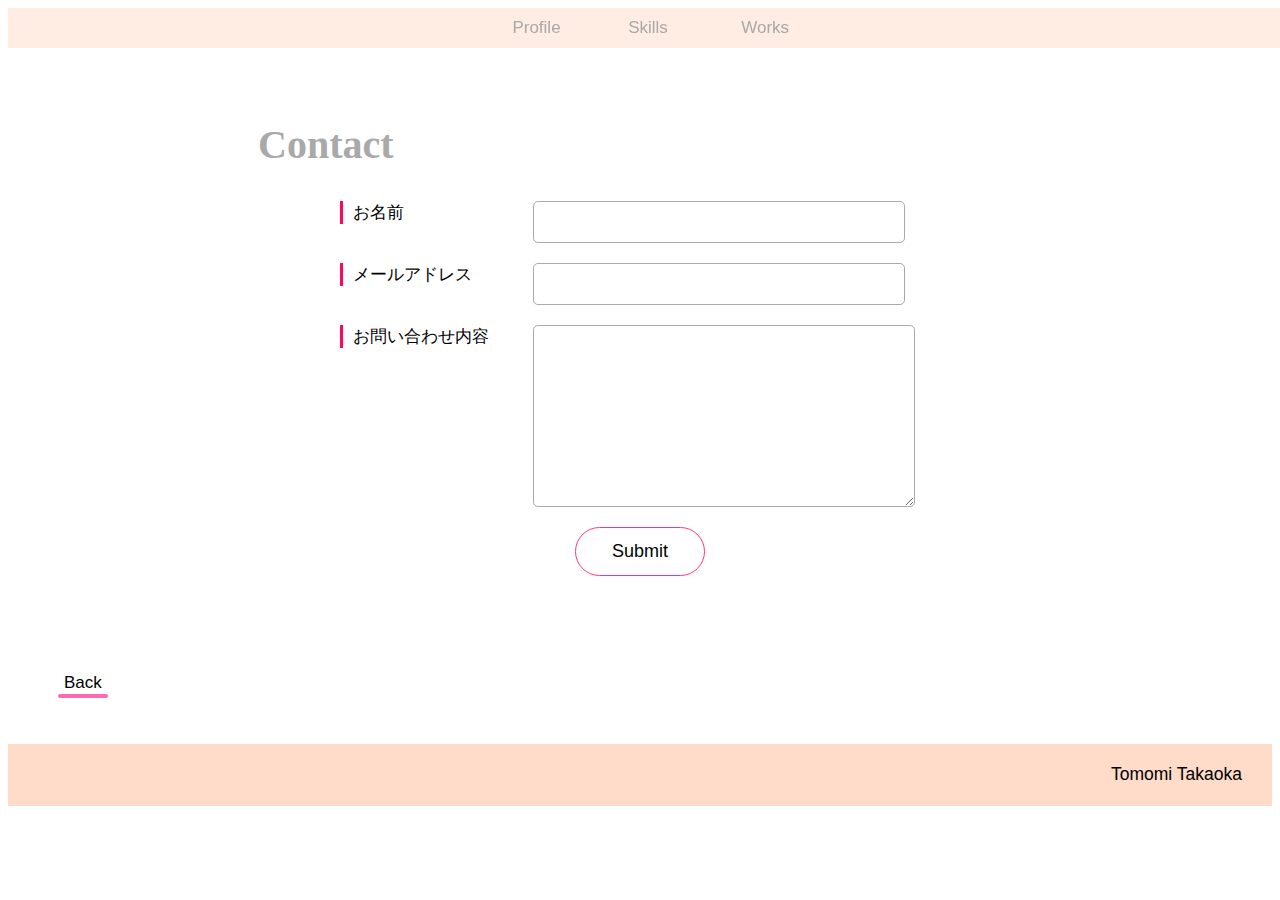
<file: contact.html>
<!DOCTYPE html>
<html lang="ja">
    <head>
        <meta charset="utf-8">
        <title>Contact Page</title>
        <link rel="stylesheet" href="style.css">
        <script src="jquery-3.5.1.min.js"></script>
        <script src="anime.min.js"></script>

        <style>
            
        </style>
    </head>
    <body>
        <header>
            <div class="pc-nav">            
                <ul>
                    <li><a href="index_responsive.html#profile">Profile</a></li>
                    <li><a href="index_responsive.html#skills">Skills</a></li>                    
                    <li><a href="index_responsive.html#works">Works</a></li>
                </ul>
            </div>
            <div class="mobile-nav-category">
                <ul>
                    <li><a href="#">Profile</a></li>
                    <li><a href="#">Skills</a></li>
                    <li><a href="#">Works</a></li>
                    <li><a href="#">Contact</a></li>
                    <li class="close"><span>Close</span></li>
                </ul>
            </div>
            <div id="mobile-nav">
                <span></span>
            </div>
        </header>
        <div id="contact">
            <h2>Contact</h2>
            <form>
                <div class="item">
                    <label class="label">お名前</label>
                    <input class="input" type="text" name="name"/>
                </div>
                
                <div class="item">
                    <label class="label">メールアドレス</label>
                    <input class="input" type="text" name="email"/>
                </div>
                
                <div class="item">
                    <label class="label">お問い合わせ内容</label>
                    <textarea class="input"></textarea>
                </div>
                
                <div class="btn">
                    <button class="send" type="submit">Submit</button> 
                </div>
            </form>
        </div>
        <div class="btn-2">
            <button type="button" class="btn-to-top" onclick="location.href='index_responsive.html'">Back</button>
        </div>
        <div id="footer">
            <p>Tomomi Takaoka</p>
        </div>

    </body>
</html>
</file>
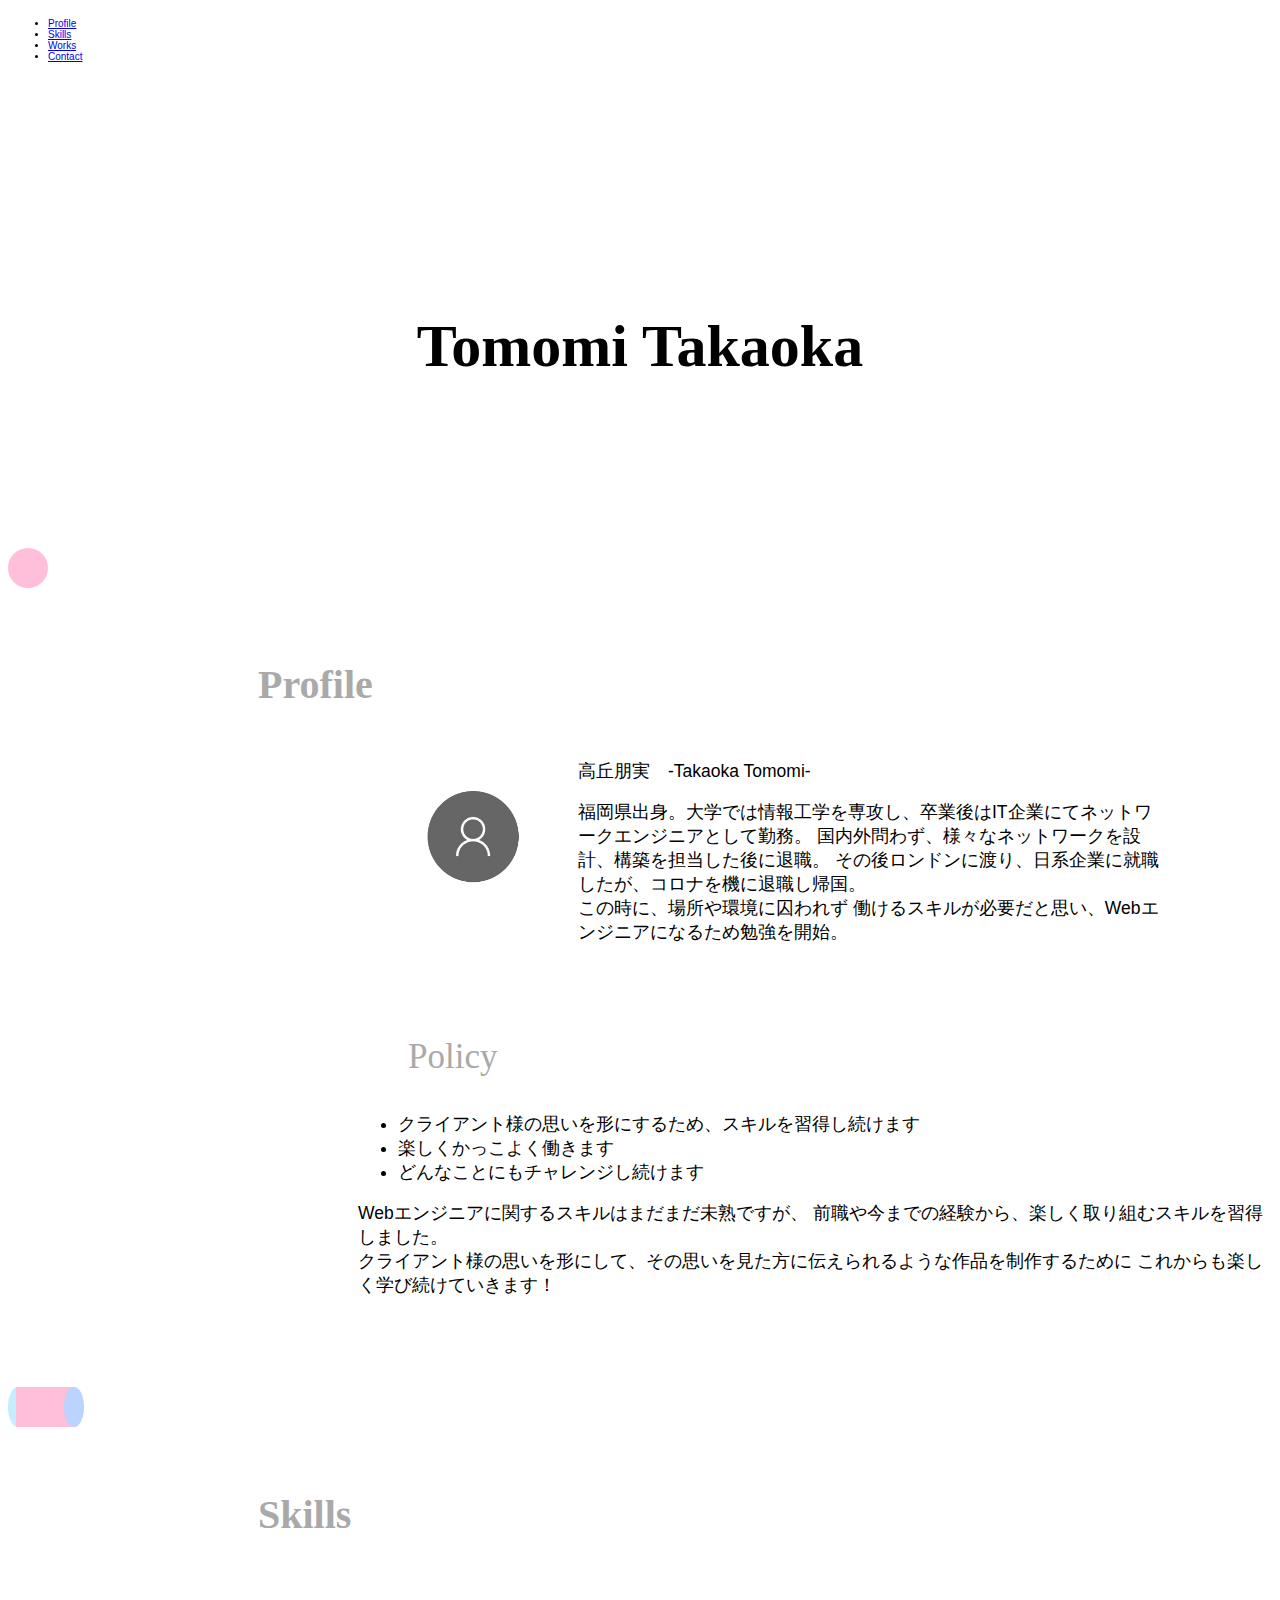
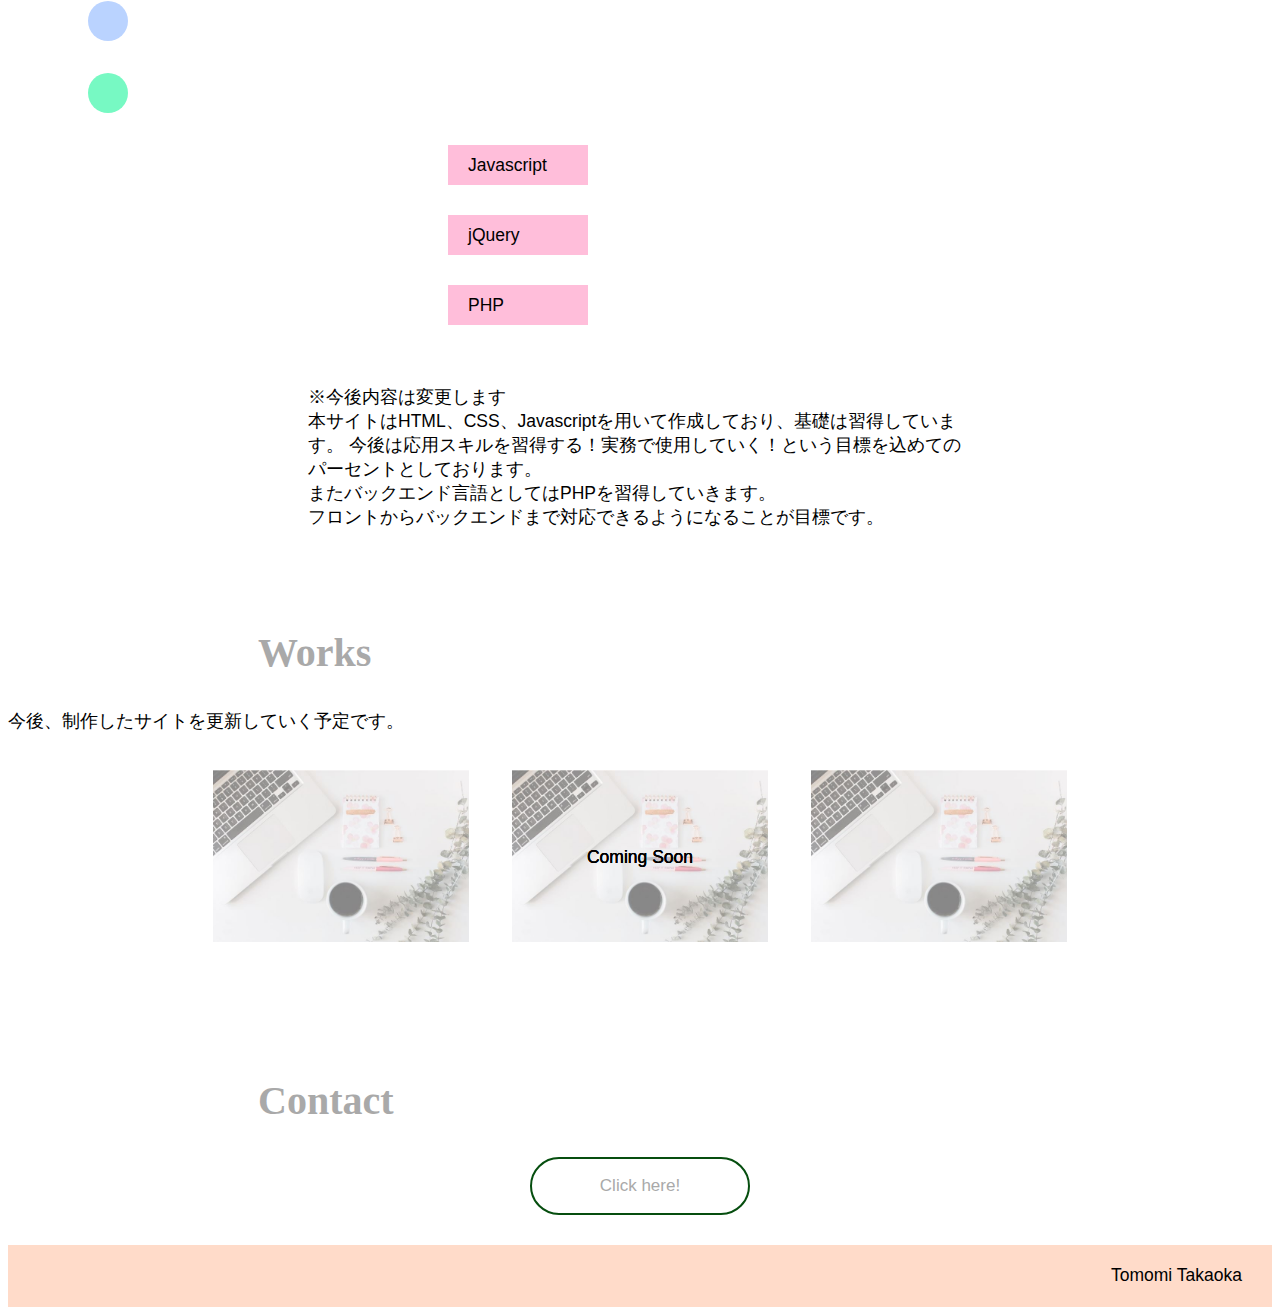
<file: index_r2.html>
<!DOCTYPE html>
<html lang="ja">
    <head>
        <meta charset="utf-8">
        <title>portfolio</title>
        <link rel="stylesheet" href="style.css">
        <script src="https://code.jquery.com/jquery-3.3.1.slim.min.js"></script>
        <script src="anime.min.js"></script>
    </head>
    
    <body>
        <div id="name">
            <header id="nav">            
                <ul>
                    <li><a href="#profile">Profile</a></li>
                    <li><a href="#skills">Skills</a></li>                    
                    <li><a href="#works">Works</a></li>
                    <li><a href="contact.html">Contact</a></li>
                </ul>
            </header>
            <h1 id="h1">Tomomi Takaoka</h1>
        </div>
        <div class="wrap">
            <div class="circle" id="elem"></div>
        </div>            
        <div id="profile" class="clearfix">
            <h2>Profile</h2>
            <div class="content">
                <img class="left clearfix" src="images/profile.png" alt="profile pic" />
                <div class="body">
                    <p>高丘朋実　-Takaoka Tomomi-</p>
                    <p>
                        福岡県出身。大学では情報工学を専攻し、卒業後はIT企業にてネットワークエンジニアとして勤務。
                        国内外問わず、様々なネットワークを設計、構築を担当した後に退職。
                        その後ロンドンに渡り、日系企業に就職したが、コロナを機に退職し帰国。<br>
                        この時に、場所や環境に囚われず
                        働けるスキルが必要だと思い、Webエンジニアになるため勉強を開始。
                    </p>
                </div>
            </div>
            <div class="policy">
                <p>Policy</p>
                <ul>
                    <li>クライアント様の思いを形にするため、スキルを習得し続けます</li>
                    <li>楽しくかっこよく働きます</li>
                    <li>どんなことにもチャレンジし続けます</li>
                </ul>
                <p>
                    Webエンジニアに関するスキルはまだまだ未熟ですが、
                    前職や今までの経験から、楽しく取り組むスキルを習得しました。<br>
                    クライアント様の思いを形にして、その思いを見た方に伝えられるような作品を制作するために
                    これからも楽しく学び続けていきます！
                </p>
            </div>
        </div>
            
        
        <div class="circle2 clearfix">
            <div class="circle2-left"></div>
            <div class="circle2-middle" id="elem2"></div>
            <div class="circle2-right" id="elem3"></div>
        </div>
        
        
        <div id="skills" class="clearfix">
            <h2>Skills</h2>
            <div class="wrapper">
                <div class="graph">
                    <div class="html-rate" id="elem-html"></div>
                    
                    <div class="html-rate-parent">
                        <div class="html-rate-left fadein"></div>
                        <div class="html-rate-middle fadein" id="elem2-html"></div>
                        <div class="html-rate-right fadein" id="elem3-html"></div>
                   </div>
                </div>
                <div class="graph">
                    <div class="css-rate" id="elem-css"></div>
                    
                    <div class="css-rate-parent">
                        <div class="css-rate-left fadein"></div>
                        <div class="css-rate-middle fadein" id="elem2-css"></div>
                        <div class="css-rate-right fadein" id="elem3-css"></div>
                    </div>
                </div>
                <div class="sample-graph"><p>Javascript</p></div>
                <div class="sample-graph"><p>jQuery</p></div>
                <div class="sample-graph"><p>PHP</p></div>
                <p class="skills-body">
                    ※今後内容は変更します<br>
                    本サイトはHTML、CSS、Javascriptを用いて作成しており、基礎は習得しています。
                    今後は応用スキルを習得する！実務で使用していく！という目標を込めてのパーセントとしております。<br>
                    またバックエンド言語としてはPHPを習得していきます。 <br>
                    フロントからバックエンドまで対応できるようになることが目標です。
                </p>
            </div>
        </div>

        
        <div id="works">
            <h2>Works</h2>
            <div class="w-paragraph">
                <p>
                    今後、制作したサイトを更新していく予定です。
                </p>
            </div>
            <div class="w-pic">
                <img src="images/work.JPG" alt="work" class="image-vw-2" />
                <p>Coming Soon</p>
                <img src="images/work.JPG" alt="work" class="image-vw-2" />
                <p>Coming Soon</p>
                <img src="images/work.JPG" alt="work" class="image-vw-2" />
                <p>Coming Soon</p>
            </div>
        </div>
        
        <div id="contact" class="clearfix">
            <h2>Contact</h2>
            <div class="btn">
                <button type="button" class="contact-btn" onclick="location.href='contact.html'">Click here!</button>
            </div>
        </div>
        
        <div id="footer">
            <p>Tomomi Takaoka</p>
        </div>

        <script>
        /*global $*/
        /*global anime*/

            //H１が表示される
            let moji = $('#h1').text();
            $('#h1').html();
            
            let count = 0;
            
            const animation = () => {
                let show_moji = moji.substr(count,1);
                count++;
                
                let span = $('<span>', {text: show_moji});
                span.css({"color": "rgb(" + (count*15) + "," + (count*15) + "," + (count * 15)});
                $('#h1').append(span);
                
                span.textContent = moji.substr(0, count);
                
                if(count === moji.length){
                    clearInterval(interval_id);
                }
            };
            const interval_id = setInterval(animation, 1000);
            

            //スクロールしてボールが転がる
            let elem = document.getElementById('elem');
            window.addEventListener('scroll',() => {
                
                let scrollTop = document.scrollingElement.scrollTop;
                anime({
                    targets: elem,
                    translateX: scrollTop,
                    duration: 2000,
                    loop: false,
                 });
            }, 10000);
            
           //スクロールしてポールが伸びる
            let elem2 = document.getElementById('elem2');
            window.addEventListener('scroll',() => {
                anime({
                    targets: elem2,
                    width: 400,
                    duration: 8000,
                    loop: false
                 });
            }, true);
            
            
            //スキルグラフ(html)
            //転がるボール
            let elemHtml = document.getElementById('elem-html');
            window.addEventListener('scroll',() => {
                
                anime({
                    targets: elemHtml,
                    translateX: 350,
                    duration: 5000,
                    loop: false,
                    opacity:0                    
                 });
            }, 10000);
           //スクロールしてポールが伸びる
           let elemHtml2 = document.getElementById('elem2-html');
            window.addEventListener('scroll',() => {
                anime({
                    opacity:1,
                    targets: elemHtml2,
                    width: 300,
                    duration: 7000,
                    loop: false
                 });
            }, true);
            
            //スキルグラフ(css)
            //転がるボール
            let elemCss = document.getElementById('elem-css');
            window.addEventListener('scroll',() => {
                
                anime({
                    targets: elemCss,
                    translateX: 350,
                    duration: 5000,
                    loop: false,
                    opacity:0                    
                 });
            }, 10000);
           //スクロールしてポールが伸びる
           let elemCss2 = document.getElementById('elem2-css');
            window.addEventListener('scroll',() => {
                anime({
                    opacity:1,
                    targets: elemCss2,
                    width: 200,
                    duration: 7000,
                    loop: false
                 });
            }, true);
            

            
            //問い合わせボタン
            $('[type="button').click(() => {
                    
            });
    
            //スクロールしてTopボタンを表示
            /*$(function(){
                var topbtn = $('#page-top');
                topbtn.hide();
                //スクロースするとボタンを表示
                $(window).scroll(function(){
                    if($(this).scrollTop() > 50){
                        topbtn.fadeIn();
                    }else {
                        topbtn.fadeOut();
                    }
                });
                //スクロールしてストップ
                topbtn.click(function(){
                    $('body,html').animate({
                        scrollTop: 0
                    }, 500);
                    return false;
                });
            });    */
            
        </script>
    </body>
</html>
</file>
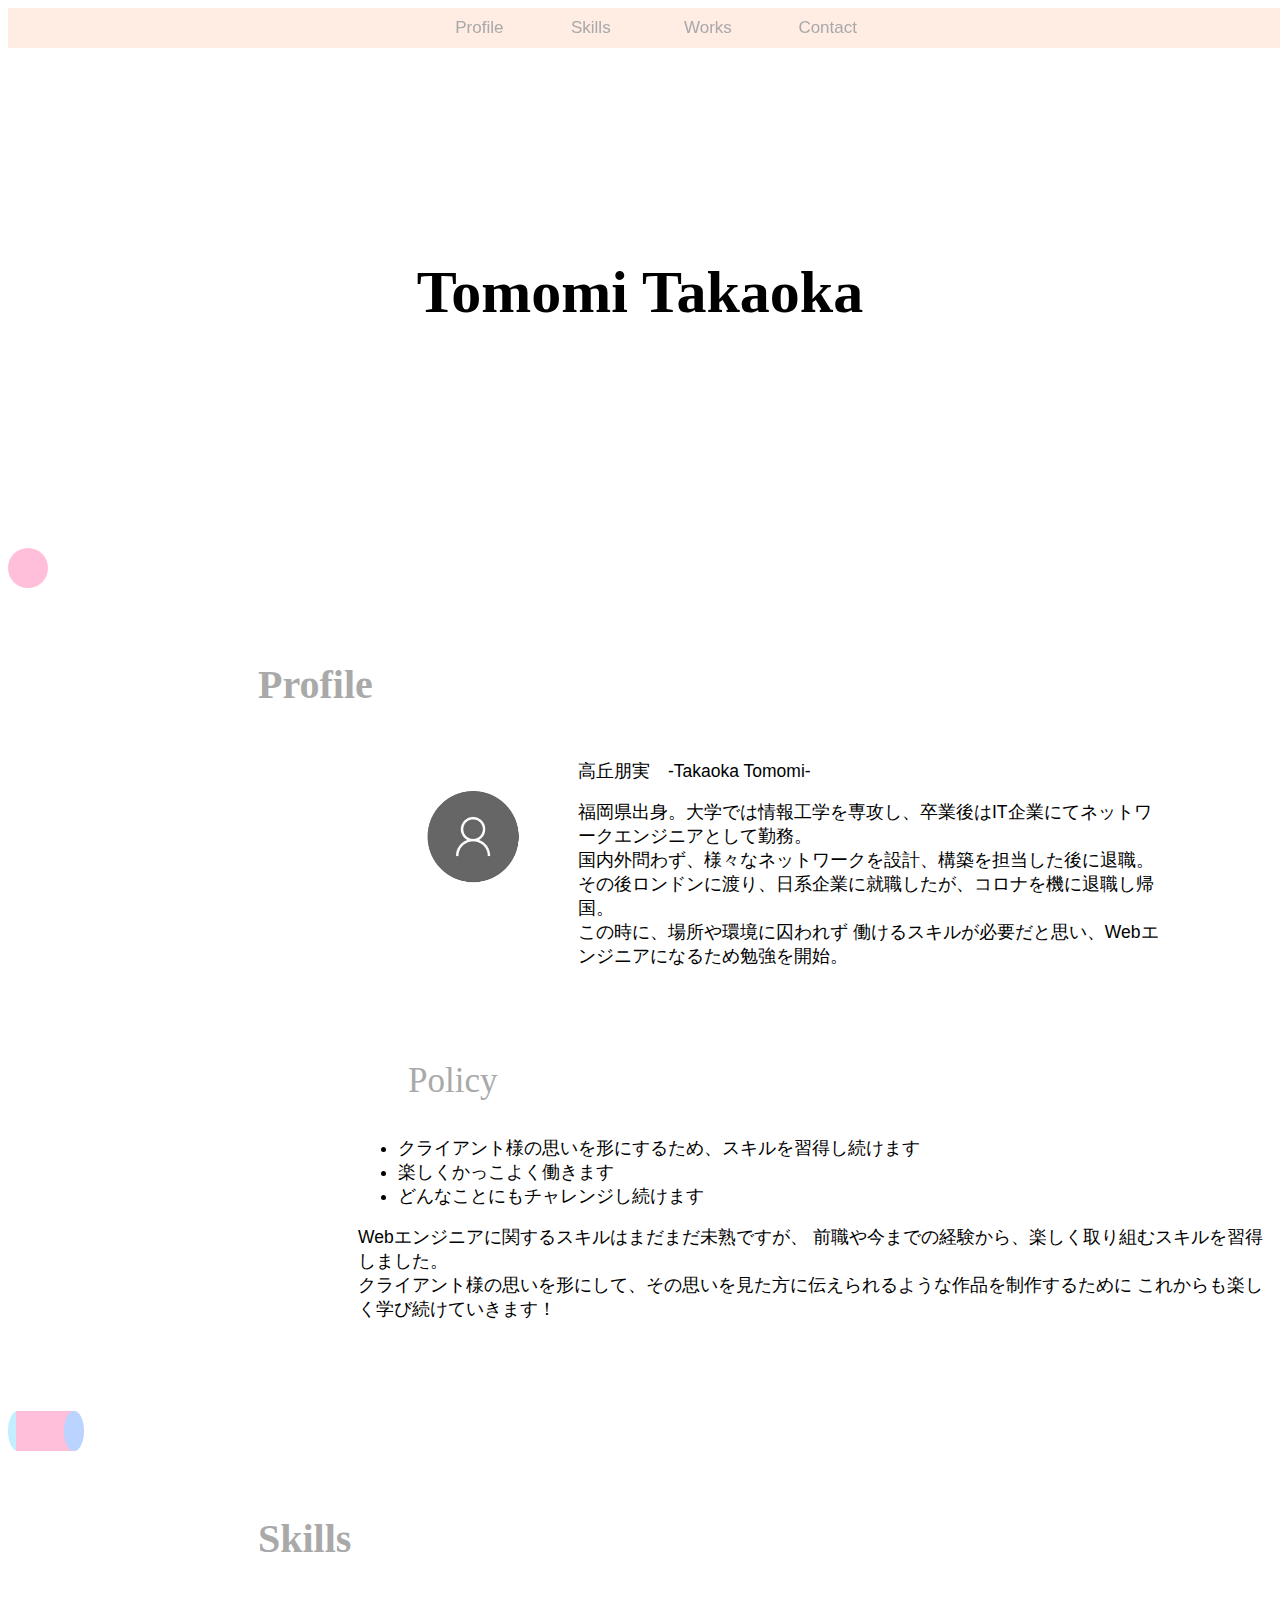
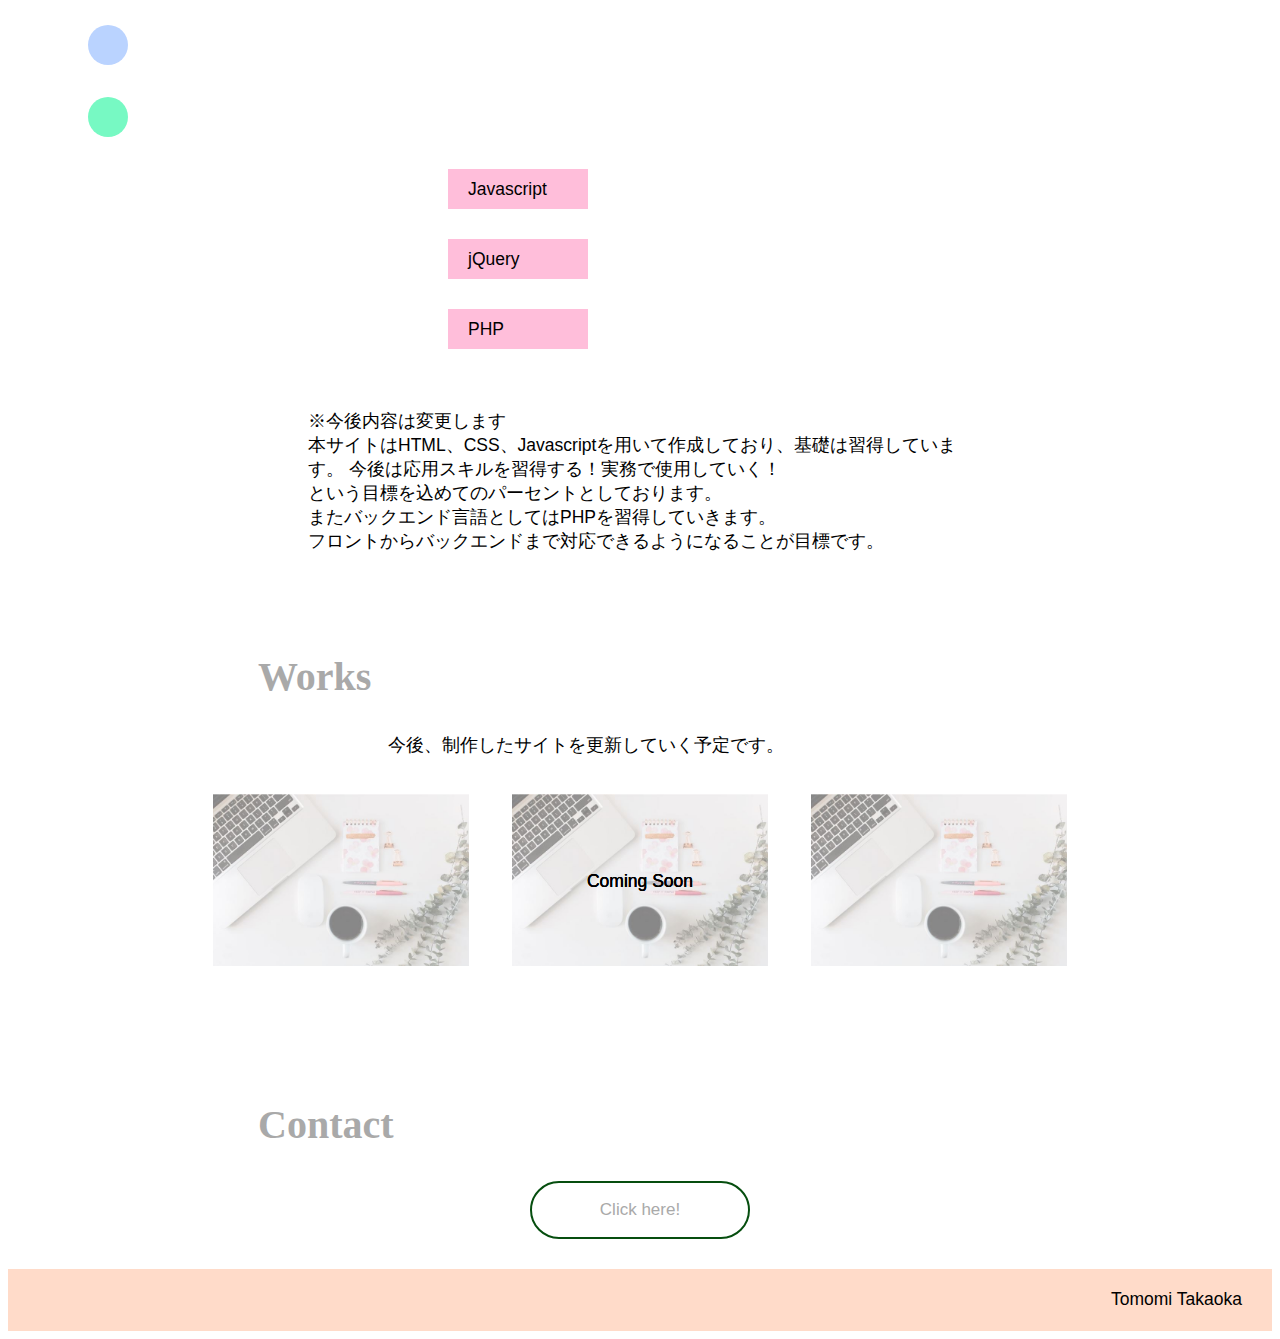
<file: index_responsive.html>
<!DOCTYPE html>
<html lang="ja">
    <head>
        <meta charset="utf-8">
        <title>portfolio</title>
        <meta name="viewport" content="width=device-width,initial-scale=1.0">
        <link rel="stylesheet" href="style.css">
        <script src="https://code.jquery.com/jquery-3.3.1.slim.min.js"></script>
        <script src="anime.min.js"></script>
    </head>
    <body>
        <header>
            <div class="pc-nav">            
                <ul>
                    <li><a href="#profile">Profile</a></li>
                    <li><a href="#skills">Skills</a></li>                    
                    <li><a href="#works">Works</a></li>
                    <li><a href="contact.html">Contact</a></li>
                </ul>
            </div>
            <div class="mobile-nav-category">
                <ul>
                    <li><a href="#">Profile</a></li>
                    <li><a href="#">Skills</a></li>
                    <li><a href="#">Works</a></li>
                    <li><a href="#">Contact</a></li>
                    <li class="close"><span>Close</span></li>
                </ul>
            </div>
            <div id="mobile-nav">
                <span></span>
            </div>
        </header>
        
        <div id="name">
            <h1 id ="h1">Tomomi Takaoka</h1>
        </div>
        <div class="wrap">
            <div class="circle" id="elem"></div>
        </div>            
        <div id="profile" class="clearfix section">
            <h2>Profile</h2>
            <div class="content">
                <img class="left clearfix" src="images/profile.png" alt="profile pic" />
                <div class="body">
                    <p >高丘朋実　-Takaoka Tomomi-</p>
                    <p>
                        福岡県出身。大学では情報工学を専攻し、卒業後はIT企業にてネットワークエンジニアとして勤務。<br>
                        国内外問わず、様々なネットワークを設計、構築を担当した後に退職。
                        その後ロンドンに渡り、日系企業に就職したが、コロナを機に退職し帰国。<br>
                        この時に、場所や環境に囚われず
                        働けるスキルが必要だと思い、Webエンジニアになるため勉強を開始。
                    </p>
                </div>
            </div>
            <div class="policy">
                <p>Policy</p>
                <ul>
                    <li>クライアント様の思いを形にするため、スキルを習得し続けます</li>
                    <li>楽しくかっこよく働きます</li>
                    <li>どんなことにもチャレンジし続けます</li>
                </ul>
                <p>
                    Webエンジニアに関するスキルはまだまだ未熟ですが、
                    前職や今までの経験から、楽しく取り組むスキルを習得しました。<br>
                    クライアント様の思いを形にして、その思いを見た方に伝えられるような作品を制作するために
                    これからも楽しく学び続けていきます！
                </p>
            </div>
        </div>
            
        
        <div class="circle2 clearfix">
            <div class="circle2-left"></div>
            <div class="circle2-middle" id="elem2"></div>
            <div class="circle2-right" id="elem3"></div>
        </div>
        
        
        <div id="skills" class="clearfix section">
            <h2>Skills</h2>
            <div class="wrapper">
                <div class="graph">
                    <div class="html-rate" id="elem-html"></div>
                    
                    <div class="html-rate-parent">
                        <div class="html-rate-left fadein"></div>
                        <div class="html-rate-middle fadein" id="elem2-html"></div>
                        <div class="html-rate-right fadein" id="elem3-html"></div>
                   </div>
                </div>
                <div class="graph">
                    <div class="css-rate" id="elem-css"></div>
                    
                    <div class="css-rate-parent">
                        <div class="css-rate-left fadein"></div>
                        <div class="css-rate-middle fadein" id="elem2-css"></div>
                        <div class="css-rate-right fadein" id="elem3-css"></div>
                    </div>
                </div>
                <div class="sample-graph"><p>Javascript</p></div>
                <div class="sample-graph"><p>jQuery</p></div>
                <div class="sample-graph"><p>PHP</p></div>
            </div>
                <p class="skills-body">
                    ※今後内容は変更します<br>
                    本サイトはHTML、CSS、Javascriptを用いて作成しており、基礎は習得しています。
                    今後は応用スキルを習得する！実務で使用していく！<br>
                    という目標を込めてのパーセントとしております。<br>
                    またバックエンド言語としてはPHPを習得していきます。 <br>
                    フロントからバックエンドまで対応できるようになることが目標です。
                </p>
        </div>

        
        <div id="works" class="section">
            <h2>Works</h2>
            <div class="w-body">
                <p>
                    今後、制作したサイトを更新していく予定です。
                </p>
            </div>
            <div class="w-pic">
                <img src="images/work.JPG" alt="work" class="image-vw-2" />
                <p>Coming Soon</p>
                <img src="images/work.JPG" alt="work" class="image-vw-2" />
                <p>Coming Soon</p>
                <img src="images/work.JPG" alt="work" class="image-vw-2" />
                <p>Coming Soon</p>
            </div>
        </div>
        
        <div id="contact" class="clearfix">
            <h2>Contact</h2>
            <div class="btn">
                <button type="button" class="contact-btn" onclick="location.href='contact.html'">Click here!</button>
            </div>
            <form class="mobile-contact section">
                <div class="item">
                    <label class="label">お名前</label><br><br>
                    <input class="input" type="text" name="name"/>
                </div>
                
                <div class="item">
                    <label class="label">メールアドレス</label><br><br>
                    <input class="input" type="text" name="email"/>
                </div>
                
                <div class="item">
                    <label class="label">お問い合わせ内容</label><br><br><br>
                    <textarea class="input"></textarea>
                </div>
                <div class="contact-btn">
                    <button class="send" type="submit">Submit</button> 
                </div>
            </form>
                   
        </div>
        
        
        <div id="footer">
            <p>Tomomi Takaoka</p>
        </div>

        <script>
        /*global $*/
        /*global anime*/

            //H１が表示される
            let moji = $('#h1').text();
            $('#h1').html();
            
            let count = 0;
            
            const animation = () => {
                let show_moji = moji.substr(count,1);
                count++;
                
                let span = $('<span>', {text: show_moji});
                span.css({"color": "rgb(" + (count*15) + "," + (count*15) + "," + (count * 15)});
                $('#h1').append(span);
                
                span.textContent = moji.substr(0, count);
                
                if(count === moji.length){
                    clearInterval(interval_id);
                }
            };
            const interval_id = setInterval(animation, 1000);
            

            //スクロールしてボールが転がる
            let elem = document.getElementById('elem');
            window.addEventListener('scroll',() => {
                
                let scrollTop = document.scrollingElement.scrollTop;
                anime({
                    targets: elem,
                    translateX: scrollTop,
                    duration: 2000,
                    loop: false,
                 });
            }, 10000);
            
           //スクロールしてポールが伸びる
            let elem2 = document.getElementById('elem2');
            window.addEventListener('scroll',() => {
                anime({
                    targets: elem2,
                    width: 400,
                    duration: 8000,
                    loop: false
                 });
            }, true);
            
            
            //スキルグラフ(html)
            //転がるボール
            let elemHtml = document.getElementById('elem-html');
            window.addEventListener('scroll',() => {
                
                anime({
                    targets: elemHtml,
                    translateX: 350,
                    duration: 5000,
                    loop: false,
                    opacity:0                    
                 });
            }, 10000);
           //スクロールしてポールが伸びる
           let elemHtml2 = document.getElementById('elem2-html');
            window.addEventListener('scroll',() => {
                anime({
                    opacity:1,
                    targets: elemHtml2,
                    width: 300,
                    duration: 7000,
                    loop: false
                 });
            }, true);
            
            //スキルグラフ(css)
            //転がるボール
            let elemCss = document.getElementById('elem-css');
            window.addEventListener('scroll',() => {
                
                anime({
                    targets: elemCss,
                    translateX: 350,
                    duration: 5000,
                    loop: false,
                    opacity:0                    
                 });
            }, 10000);
           //スクロールしてポールが伸びる
           let elemCss2 = document.getElementById('elem2-css');
            window.addEventListener('scroll',() => {
                anime({
                    opacity:1,
                    targets: elemCss2,
                    width: 200,
                    duration: 7000,
                    loop: false
                 });
            }, true);
            

            
            //問い合わせボタン
            $('[type="button"]').click(() => {
                    
            });
            
            //Mobile Nav
            /*let mn = $('#mobile-nav, .close');
            let mnc = $('.mobile-nav-category');
            
            mn.on('click', function() {
                mnc.toggleClass('toggle');
            });
            
            */
            $(function() {
                let hum = $('#mobile-nav, .close');
                let nav = $('.mobile-nav-category');
                
                hum.on('click', function() {
                    nav.toggleClass('toggle');
                });
            });
            
            
            
    
            //スクロールしてTopボタンを表示
            /*$(function(){
                var topbtn = $('#page-top');
                topbtn.hide();
                //スクロースするとボタンを表示
                $(window).scroll(function(){
                    if($(this).scrollTop() > 50){
                        topbtn.fadeIn();
                    }else {
                        topbtn.fadeOut();
                    }
                });
                //スクロールしてストップ
                topbtn.click(function(){
                    $('body,html').animate({
                        scrollTop: 0
                    }, 500);
                    return false;
                });
            });    */
            
        </script>
    </body>
</html>
</file>
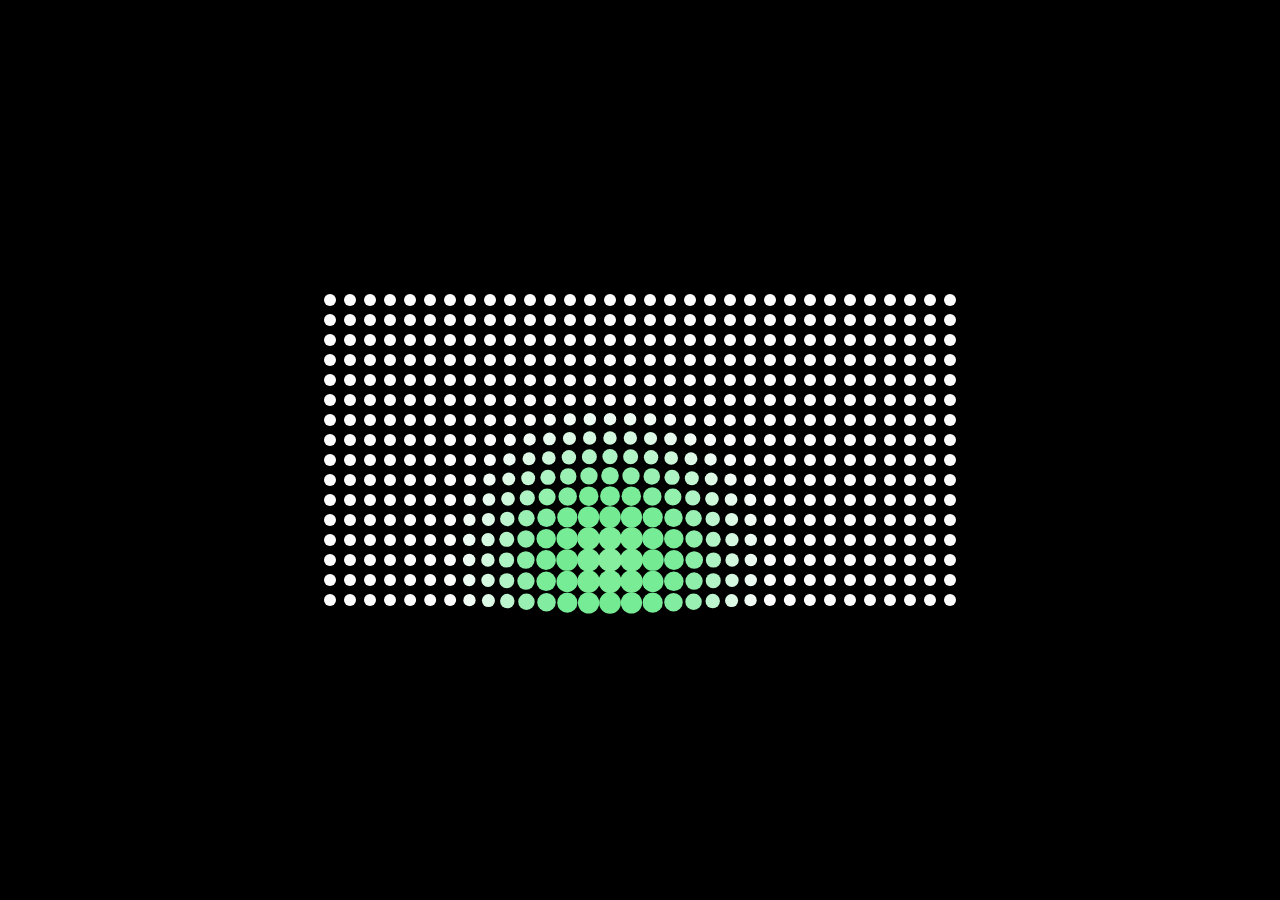
<file: anime-master/documentation/examples/advanced-staggering-2.html>
<!DOCTYPE html>
<html>
<head>
  <title>advanced staggering • anime.js</title>
  <meta charset="utf-8">
  <meta name="viewport" content="width=device-width, initial-scale=1, maximum-scale=1">
  <meta property="og:title" content="anime.js">
  <meta property="og:url" content="https://animejs.com">
  <meta property="og:description" content="Javascript Animation Engine">
  <meta property="og:image" content="https://animejs.com/documentation/assets/img/icons/og.png">
  <meta name="twitter:card" content="summary">
  <meta name="twitter:title" content="anime.js">
  <meta name="twitter:site" content="@juliangarnier">
  <meta name="twitter:description" content="Javascript Animation Engine">
  <meta name="twitter:image" content="https://animejs.com/documentation/assets/img/icons/twitter.png">
  <link rel="apple-touch-icon-precomposed" href="../assets/img/social-media-image.png">
  <link rel="icon" type="image/png" href="../assets/img/favicon.png" >
  <link href="../assets/css/animejs.css" rel="stylesheet">
  <link href="../assets/css/documentation.css" rel="stylesheet">
  <style>

    :root {
      font-size: 20px;
    }

    body {
      display: flex;
      flex-wrap: wrap;
      justify-content: center;
      align-items: center;
      height: 100vh;
      background-color: #000;
    }

    .stagger-visualizer {
      display: flex;
      flex-wrap: wrap;
      justify-content: center;
      align-items: center;
      position: relative;
      width: 32rem;
      height: 16rem;
    }

    .dots-wrapper {
      position: absolute;
      display: flex;
      flex-wrap: wrap;
      justify-content: center;
      align-items: center;
      width: 100%;
      height: 100%;
    }

    .stagger-visualizer .dot {
      position: relative;
      width: calc(1rem - 8px);
      height: calc(1rem - 8px);
      margin: 4px;
      border-radius: 50%;
      background-color: currentColor;
    }

  </style>
</head>
<body>

  <div class="stagger-visualizer">
    <div class="dots-wrapper"></div>
  </div>

</body>
<script type="module">

  import anime from '../../src/index.js';

  var advancedStaggeringAnimation = (function() {

    var staggerVisualizerEl = document.querySelector('.stagger-visualizer');
    var dotsWrapperEl = staggerVisualizerEl.querySelector('.dots-wrapper');
    var dotsFragment = document.createDocumentFragment();
    var grid = [32, 16];
    var cellSize = 1;
    var numberOfElements = grid[0] * grid[1];
    var animation;
    var paused = true;

    for (var i = 0; i < numberOfElements; i++) {
      var dotEl = document.createElement('div');
      dotEl.classList.add('dot');
      dotsFragment.appendChild(dotEl);
    }

    dotsWrapperEl.appendChild(dotsFragment);

    var index = anime.random(0, numberOfElements-1);
    var nextIndex = 0;

    function play() {

      paused = false;
      if (animation) animation.pause();

      nextIndex = anime.random(0, numberOfElements-1);

      var saturation = 75;

      var colorStart = anime.random(0, 256);
      var colorEnd = anime.random(0, 256);
      var colorRangeValue = [colorStart, colorEnd];
      var luminosityStart = anime.random(60, 80);
      var luminosityEnd = anime.random(20, 40);
      var luminosityRangeValue = [luminosityStart, luminosityEnd];

      function staggeredGridColors(el, i, total) {
        var hue = Math.round(anime.stagger(colorRangeValue, {grid: grid, from: index})(el, i, total));
        var luminosity = Math.round(anime.stagger(luminosityRangeValue, {grid: grid, from: index})(el, i, total));
        return 'hsl(' + hue + ', ' + saturation + '%, ' + luminosity + '%)';
      }

      animation = anime({
        targets: '.stagger-visualizer .dot',
        keyframes: [
          {
            zIndex: function(el, i, total) {
              return Math.round(anime.stagger([numberOfElements, 0], {grid: grid, from: index})(el, i, total));
            },
            translateX: anime.stagger('-.001rem', {grid: grid, from: index, axis: 'x'}),
            translateY: anime.stagger('-.001rem', {grid: grid, from: index, axis: 'y'}),
            duration: 200
          }, {
            translateX: anime.stagger('.075rem', {grid: grid, from: index, axis: 'x'}),
            translateY: anime.stagger('.075rem', {grid: grid, from: index, axis: 'y'}),
            scale: anime.stagger([2, .2], {grid: grid, from: index}),
            backgroundColor: staggeredGridColors,
            duration: 450
          }, {
            translateX: 0,
            translateY: 0,
            scale: 1,
            duration: 500,
          }
        ],
        delay: anime.stagger(60, {grid: grid, from: index}),
        easing: 'easeInOutQuad',
        complete: play
      }, 30)

      index = nextIndex;

    }

    play();

  })();

</script>
</html>
</file>
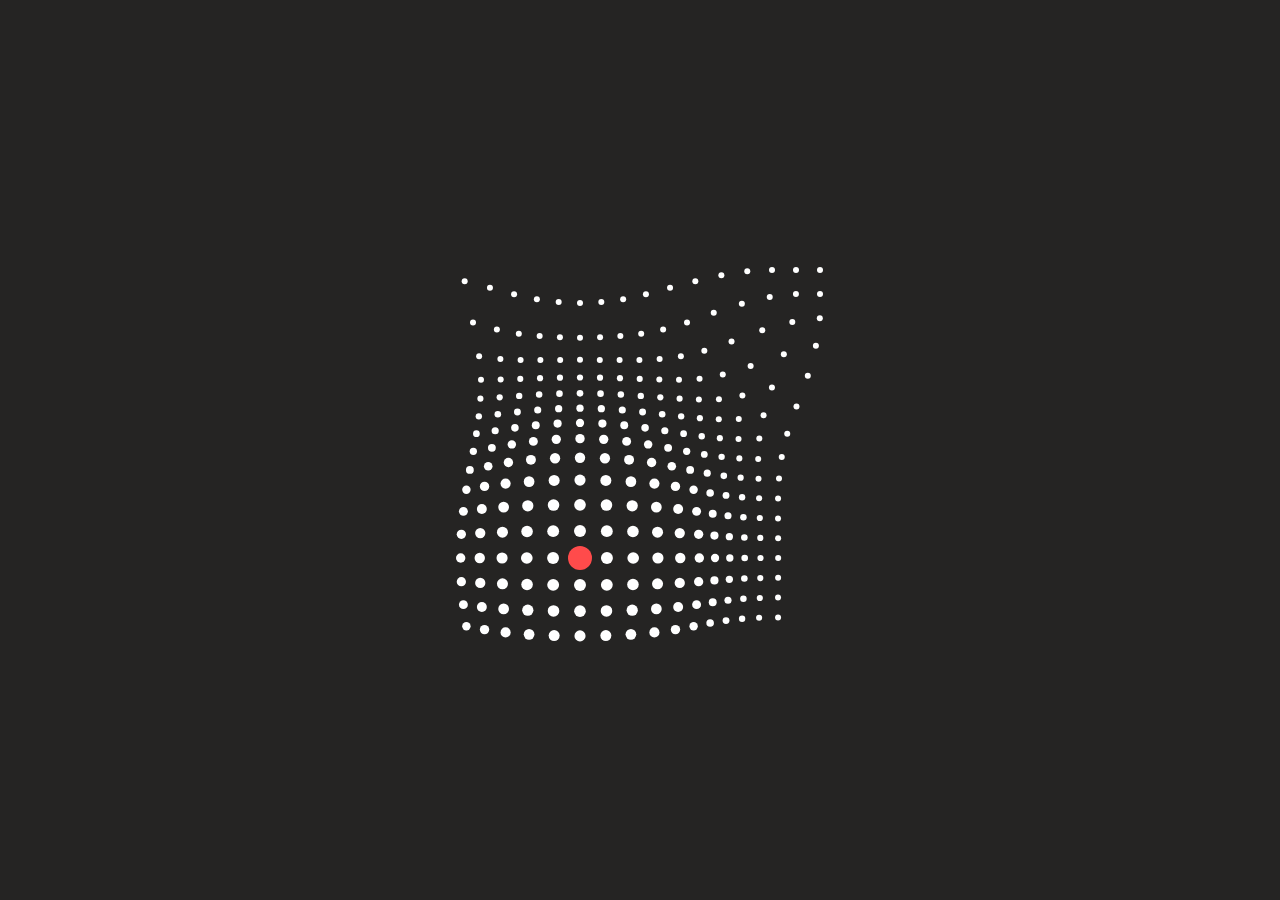
<file: anime-master/documentation/examples/advanced-staggering.html>
<!DOCTYPE html>
<html>
<head>
  <title>advanced staggering • anime.js</title>
  <meta charset="utf-8">
  <meta name="viewport" content="width=device-width, initial-scale=1, maximum-scale=1">
  <meta property="og:title" content="anime.js">
  <meta property="og:url" content="https://animejs.com">
  <meta property="og:description" content="Javascript Animation Engine">
  <meta property="og:image" content="https://animejs.com/documentation/assets/img/icons/og.png">
  <meta name="twitter:card" content="summary">
  <meta name="twitter:title" content="anime.js">
  <meta name="twitter:site" content="@juliangarnier">
  <meta name="twitter:description" content="Javascript Animation Engine">
  <meta name="twitter:image" content="https://animejs.com/documentation/assets/img/icons/twitter.png">
  <link rel="apple-touch-icon-precomposed" href="../assets/img/social-media-image.png">
  <link rel="icon" type="image/png" href="../assets/img/favicon.png" >
  <link href="../assets/css/animejs.css" rel="stylesheet">
  <link href="../assets/css/documentation.css" rel="stylesheet">
  <style>

    :root {
      font-size: 24px;
    }

    body {
      display: flex;
      flex-wrap: wrap;
      justify-content: center;
      align-items: center;
      height: 100vh;
    }

    .stagger-visualizer {
      position: relative;
      display: flex;
      flex-wrap: wrap;
      justify-content: center;
      align-items: center;
      width: 16rem;
      height: 16rem;
    }

    .stagger-visualizer .dot {
      position: relative;
      width: .25rem;
      height: .25rem;
      margin: .375rem;
      background-color: currentColor;
      border-radius: 50%;
    }

    .stagger-visualizer .cursor {
      position: absolute;
      z-index: 1;
      top: 0;
      left: 0;
      width: 1rem;
      height: 1rem;
      background-color: currentColor;
      border-radius: 50%;
    }

  </style>
</head>
<body>

  <div class="stagger-visualizer">
    <div class="cursor color-red"></div>
  </div>

</body>
<script type="module">

  import anime from '../../src/index.js';

  const staggerVisualizerEl = document.querySelector('.stagger-visualizer');
  const fragment = document.createDocumentFragment();
  const numberOfElements = 16*16;
  var animation;

  for (let i = 0; i < numberOfElements; i++) {
    const dotEl = document.createElement('div');
    dotEl.classList.add('dot');
    fragment.appendChild(dotEl);
  }

  staggerVisualizerEl.appendChild(fragment);

  let index = anime.random(0, numberOfElements);
  let nextIndex = 0;

  function animateGrid() {

    if (animation) animation.pause();

    nextIndex = anime.random(0, numberOfElements);

    anime.set('.cursor', {
      translateX: anime.stagger('-1rem', {grid: [16, 16], from: index, axis: 'x'}),
      translateY: anime.stagger('-1rem', {grid: [16, 16], from: index, axis: 'y'})
    });

    animation = anime.timeline({
      easing: 'easeInOutQuad',
      complete: animateGrid
    })
    .add({
      targets: '.cursor',
      keyframes: [
        { scale: .625 }, 
        { scale: 1.125 },
        { scale: 1 }
      ],
      duration: 600
    })
    .add({
      targets: '.dot',
      keyframes: [
        {
          translateX: anime.stagger('-.175rem', {grid: [16, 16], from: index, axis: 'x'}),
          translateY: anime.stagger('-.175rem', {grid: [16, 16], from: index, axis: 'y'}),
          duration: 200
        }, {
          translateX: anime.stagger('.125rem', {grid: [16, 16], from: index, axis: 'x'}),
          translateY: anime.stagger('.125rem', {grid: [16, 16], from: index, axis: 'y'}),
          scale: 2,
          duration: 500
        }, {
          translateX: 0,
          translateY: 0,
          scale: 1,
          duration: 600,
        }
      ],
      delay: anime.stagger(50, {grid: [16, 16], from: index})
    }, '-=600')
    .add({
      targets: '.cursor',
      translateX: { value: anime.stagger('-1rem', {grid: [16, 16], from: nextIndex, axis: 'x'}), duration: anime.random(400, 1200) },
      translateY: { value: anime.stagger('-1rem', {grid: [16, 16], from: nextIndex, axis: 'y'}), duration: anime.random(400, 1200) },
      easing: 'easeOutSine'
    }, '-=1100')

    index = nextIndex;

  }

  animateGrid();

</script>
</html>
</file>
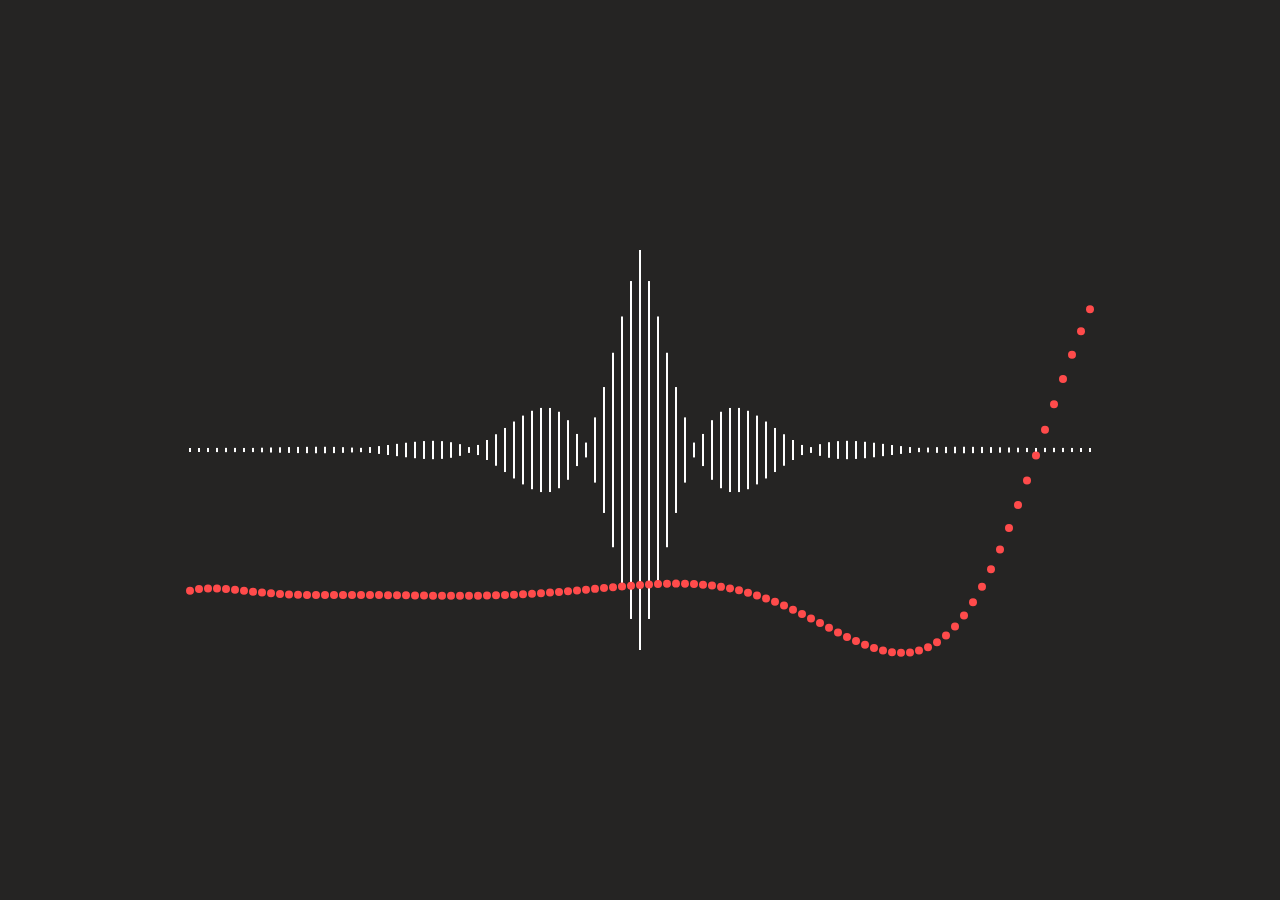
<file: anime-master/documentation/examples/built-in-easings.html>
<!DOCTYPE html>
<html>
<head>
  <title>built-in easings • anime.js</title>
  <meta charset="utf-8">
  <meta name="viewport" content="width=device-width, initial-scale=1, maximum-scale=1">
  <meta property="og:title" content="anime.js">
  <meta property="og:url" content="https://animejs.com">
  <meta property="og:description" content="Javascript Animation Engine">
  <meta property="og:image" content="https://animejs.com/documentation/assets/img/icons/og.png">
  <meta name="twitter:card" content="summary">
  <meta name="twitter:title" content="anime.js">
  <meta name="twitter:site" content="@juliangarnier">
  <meta name="twitter:description" content="Javascript Animation Engine">
  <meta name="twitter:image" content="https://animejs.com/documentation/assets/img/icons/twitter.png">
  <link rel="apple-touch-icon-precomposed" href="../assets/img/social-media-image.png">
  <link rel="icon" type="image/png" href="../assets/img/favicon.png" >
  <link href="../assets/css/animejs.css" rel="stylesheet">
  <link href="../assets/css/documentation.css" rel="stylesheet">
  <style>

    :root {
      font-size: 24px;
    }

    body {
      display: flex;
      flex-wrap: wrap;
      justify-content: center;
      align-items: center;
      height: 100vh;
    }

    .easing-visualizer {
      position: relative;
      display: flex;
      align-items: center;
      justify-content: space-between;
      width: 100%;
      max-width: 908px;
      padding-bottom: 50%;
    }

    .easing-visualizer .wrapper {
      position: absolute;
      bottom: 0;
      display: flex;
      align-items: center;
      justify-content: space-between;
      width: 100%;
      height: 100%;
    }

    .easing-visualizer .bar {
      width: 2px;
      height: 4px;
      margin: 0 3px;
      background-color: currentColor;
      transform-origin: 50% 50%;
    }

    .easing-visualizer .dot {
      position: relative;
      width: 8px;
      height: 8px;
      background-color: currentColor;
      border-radius: 50%;
    }

  </style>
</head>
<body>

  <div class="easing-visualizer">
    <div class="wrapper bars-wrapper"></div>
    <div class="wrapper dots-wrapper"></div>
  </div>

</body>
<script type="module">

  import anime from '../../src/index.js';

  const easingVisualizerEl = document.querySelector('.easing-visualizer');
  const barsWrapperEl = easingVisualizerEl.querySelector('.bars-wrapper');
  const dotsWrapperEl = easingVisualizerEl.querySelector('.dots-wrapper');
  const barsFragment = document.createDocumentFragment();
  const dotsFragment = document.createDocumentFragment();
  const numberOfBars = 101;

  for (let i = 0; i < numberOfBars; i++) {
    const barEl = document.createElement('div');
    const dotEl = document.createElement('div');
    barEl.classList.add('bar');
    dotEl.classList.add('dot');
    dotEl.classList.add('color-red');
    barsFragment.appendChild(barEl);
    dotsFragment.appendChild(dotEl);
  }

  barsWrapperEl.appendChild(barsFragment);
  dotsWrapperEl.appendChild(dotsFragment);

  // anime.setValue('.easing-visualizer .dot', { translateX: anime.stagger(6) });

  function animateEasing() {

    const easings = [];
    for (let ease in anime.penner) easings.push(ease);
    easings.push('steps('+anime.random(5, 20)+')');
    easings.push('cubicBezier(0.545, 0.475, 0.145, 1)');
    const ease = easings[anime.random(0, easings.length - 1)];
    const duration = 450;

    anime.timeline({
      complete: animateEasing,
      easing: ease,
      duration: duration
    })
    .add({
      targets: '.easing-visualizer .bar',
      scaleY: anime.stagger([1, 100], {easing: ease, from: 'center', direction: 'reverse'}),
      delay: anime.stagger(14, {from: 'center'})
    })
    .add({
      targets: '.easing-visualizer .dot',
      translateY: anime.stagger(['-6rem', '6rem'], {easing: ease, from: 'last'}),
      delay: anime.stagger(10, {from: 'center'})
    }, 0);

  }

  animateEasing();

</script>
</html>
</file>
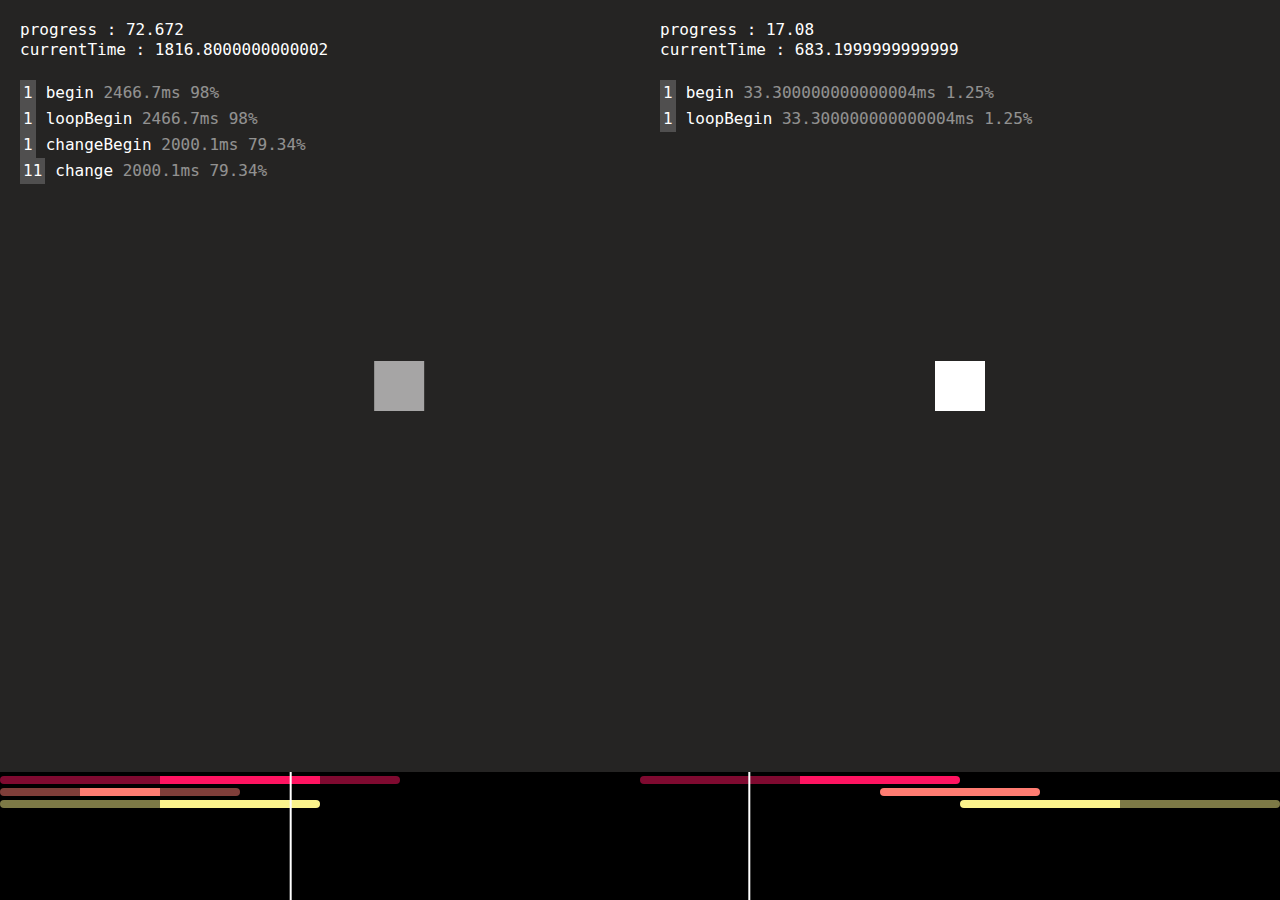
<file: anime-master/documentation/examples/callbacks.html>
<!DOCTYPE html>
<html>
<head>
  <title>Anime states system | anime.js</title>
  <meta charset="utf-8">
  <meta name="viewport" content="width=device-width, initial-scale=1, maximum-scale=1">
  <meta property="og:title" content="anime.js">
  <meta property="og:url" content="https://animejs.com">
  <meta property="og:description" content="Javascript Animation Engine">
  <meta property="og:image" content="https://animejs.com/documentation/assets/img/icons/og.png">
  <meta name="twitter:card" content="summary">
  <meta name="twitter:title" content="anime.js">
  <meta name="twitter:site" content="@juliangarnier">
  <meta name="twitter:description" content="Javascript Animation Engine">
  <meta name="twitter:image" content="https://animejs.com/documentation/assets/img/icons/twitter.png">
  <link rel="apple-touch-icon-precomposed" href="../assets/img/social-media-image.png">
  <link rel="icon" type="image/png" href="../assets/img/favicon.png" >
  <link href="../assets/css/animejs.css" rel="stylesheet">
  <link href="../assets/css/documentation.css" rel="stylesheet">
  <style>

    body {
      display: flex;
      flex-wrap: no-wrap;
      justify-content: space-around;
      align-items: center;
      position: absolute;
      width: 100%;
      height: 100vh;
      padding-bottom: 128px;
    }

    .el {
      width: 50px;
      height: 50px;
      background-color: currentColor;
    }

    .log {
      overflow-y: scroll;
      position: absolute;
      top: 0;
      height: 100%;
      padding: 20px;
      padding-top: 80px;
      font-size: 16px;
      line-height: 20px;
      text-align: left;
      font-family: monospace;
    }

    .log-animation {
      left: 0;
      width: 50%;
    }

    .log-timeline {
      left: 50%;
      width: 50%;
    }

    .counter {
      display: inline-block;
      margin-right: 10px;
      padding: 3px;
      background-color: rgba(255,255,255,.2);
    }

    .currentTime, .progress { opacity: .5 }

    .time {
      position: absolute;
      top: 0;
      height: 80px;
      padding: 20px;
      font-size: 16px;
      line-height: 20px;
      text-align: left;
      font-family: monospace;
    }

    .time-animation {
      left: 0;
      width: 50%;
    }

    .time-timeline {
      left: 50%;
      width: 50%;
    }

    /* Player animation */

    .timeline {
      position: fixed;
      bottom: 0;
      height: 128px;
      padding-top: 4px;
      background-color: #000;
    }

    .timeline.player-animation {
      width: 50%;
      left: 0;
    }

    .timeline.player-timeline {
      width: 50%;
      left: 50%;
    }

    .tl-needle {
      position: absolute;
      z-index: 2;
      top: 0;
      left: 0;
      bottom: 0;
      width: 2px;
      margin-left: -1px;
      background-color: #FFF;
    }

    .tl-animation {
      position: relative;
      display: flex;
      justify-content: space-between;
      width: auto;
      height: 8px;
      margin-bottom: 4px;
      background-color: currentColor;
      border-radius: .5rem;
    }

    .tl-delay,
    .tl-end-delay {
      width: auto;
      height: 100%;
      background-color: rgba(0,0,0,.5);
    }

  </style>
</head>
<body>

  <div class="el color-04"></div>

  <div class="el color-08"></div>

  <div class="log log-animation"></div>
  <div class="time time-animation"></div>

  <div class="log log-timeline"></div>
  <div class="time time-timeline"></div>

</body>
<script type="module">

  import anime from '../../src/index.js';

  var animationTimeLogEl = document.querySelector('.time-animation');
  var timelineTimeLogEl = document.querySelector('.time-timeline');

  var animation = anime({
    targets: '.el.color-04',
    translateX: [
      {value: 200},
      {value: -200},
      {value: 200}
    ],
    rotate: {
      value: 720,
      easing: 'easeInOutCirc',
      duration: 500,
      delay: 500
    },
    opacity: {
      value: .5,
      easing: 'linear',
      duration: 1000,
      delay: 1000,
      endDelay: 0
    },
    delay: 1000,
    endDelay: 500,
    duration: 1000,
    easing: 'easeOutQuad',
    direction: 'reverse',
    loop: 2,
    autoplay: false,
    update: function(a) {
      animationTimeLogEl.innerHTML = 'progress : ' + a.progress + '<br>currentTime : ' + a.currentTime;
    },
  });


  var tl = anime.timeline({
    targets: '.el.color-08',
    easing: 'easeInOutQuad',
    autoplay: false,
    direction: 'alternate',
    loop: 3,
    update: function(a) {
      timelineTimeLogEl.innerHTML = 'progress : ' + a.progress + '<br>currentTime : ' + a.currentTime;
    }
  })
  .add({
    translateX: 100,
    delay: 1000
  })
  .add({
    translateY: 100
  }, '-=500')
  .add({
    rotate: 360,
    endDelay: 1000
  }, '-=500');


  function animePlayer(instance, playerClass) {

    function createEl(type, className, parentEl) {
      var el = document.createElement(type);
      if (className) el.classList.add(className);
      if (parentEl) parentEl.appendChild(el);
      return el;
    }

    var timelineEl = createEl('div', 'timeline', document.body);
    if (playerClass) timelineEl.classList.add(playerClass);
    var needleEl = createEl('div', 'tl-needle', timelineEl);
    var animations = [];
    var colors = ['#FF1461','#FF7C72','#FBF38C','#A6FF8F','#18FF92','#1CE2B2','#5EF3FB','#61C3FF','#5A87FF','#8453E3','#C26EFF','#FB89FB'];
    var colorIndex = 0;

    function convertMStoEM(ms) { return ms / 100; }
    function convertEMtoMS(em) { return parseFloat(em) * 250; }

    function createAnimationLog(animObj, timelineOffset) {
      var anim = animObj;
      anim.player = {};
      anim.player.animationEl = createEl('div', 'tl-animation', timelineEl);
      anim.player.delayEl = createEl('div', 'tl-delay', anim.player.animationEl);
      anim.player.endDelayEl = createEl('div', 'tl-end-delay', anim.player.animationEl);
      anim.update = function() {
        anime.set(anim.player.animationEl, {
          left: convertMStoEM(timelineOffset) + 'em',
          width: convertMStoEM(anim.duration) + 'em'
        });
        anime.set(anim.player.delayEl, {width: (anim.delay / anim.duration) * 100 + '%'});
        anime.set(anim.player.endDelayEl, {width: (anim.endDelay / anim.duration) * 100 + '%'});
      }
      anime.set(anim.player.animationEl, {color: colors[colorIndex]});
      colorIndex++;
      if (!colors[colorIndex]) colorIndex = 0;
      anim.update();
      animations.push(anim);
      return anim;
    }

    instance.pause();

    var playerAnimation = anime({
      targets: needleEl,
      translateX: convertMStoEM(instance.duration) + 'em',
      duration: instance.duration,
      direction: instance.direction,
      loop: instance.loop,
      easing: 'linear',
      update: function(a) {
        instance.seek(a.currentTime);
      },
      complete: function(a) {
        instance.seek(a.currentTime);
      }
    });

    if (instance.children.length) {
      instance.children.forEach(function(child) {
        child.animations.forEach(function(anim) {
          createAnimationLog(anim, child.timelineOffset);
        });
      })
    } else {
      instance.animations.forEach(function(anim) {
        createAnimationLog(anim);
      });
    }

  }

  animePlayer(animation, 'player-animation');
  animePlayer(tl, 'player-timeline');

  function logCallbacks(animation, logEl, callbacks) {

    function appendLog(cbName) {
      animation[cbName] = function() {
        var pEl = document.createElement('p');
        var counterSpanEl = document.createElement('span');
        var currentTimeSpanEl = document.createElement('span');
        var progressSpanEl = document.createElement('span');
        var textSpanEl = document.createElement('span');
        var lastPEl = logEl.querySelector('p:last-child');
        currentTimeSpanEl.innerHTML = ' ' + animation.currentTime + 'ms';
        progressSpanEl.innerHTML = ' ' + animation.progress + '%';
        if (lastPEl && lastPEl.querySelector('.text').innerHTML === cbName) {
          var lastCountEl = lastPEl.querySelector('.counter');
          var lastCountValue = parseFloat(lastCountEl.innerHTML);
          lastCountValue++;
          lastCountEl.innerHTML = lastCountValue;
        } else {
          counterSpanEl.innerHTML = 1;
          textSpanEl.innerHTML = cbName;
          counterSpanEl.classList.add('counter');
          textSpanEl.classList.add('text');
          currentTimeSpanEl.classList.add('currentTime');
          progressSpanEl.classList.add('progress');
          pEl.appendChild(counterSpanEl);
          pEl.appendChild(textSpanEl);
          pEl.appendChild(currentTimeSpanEl);
          pEl.appendChild(progressSpanEl);
          logEl.appendChild(pEl);
          logEl.scrollTop = logEl.scrollHeight;
        }
      }
    }

    callbacks.forEach(appendLog);

  }

  logCallbacks(animation, document.querySelector('.log-animation'), [
    'begin',
    'loopBegin',
    'changeBegin',
    'change',
    'changeComplete',
    'loopComplete',
    'complete'
  ]);


  logCallbacks(tl, document.querySelector('.log-timeline'), ['begin',
    'loopBegin',
    'changeBegin',
    'change',
    'changeComplete',
    'loopComplete',
    'complete'
  ]);


</script>
</html>
</file>
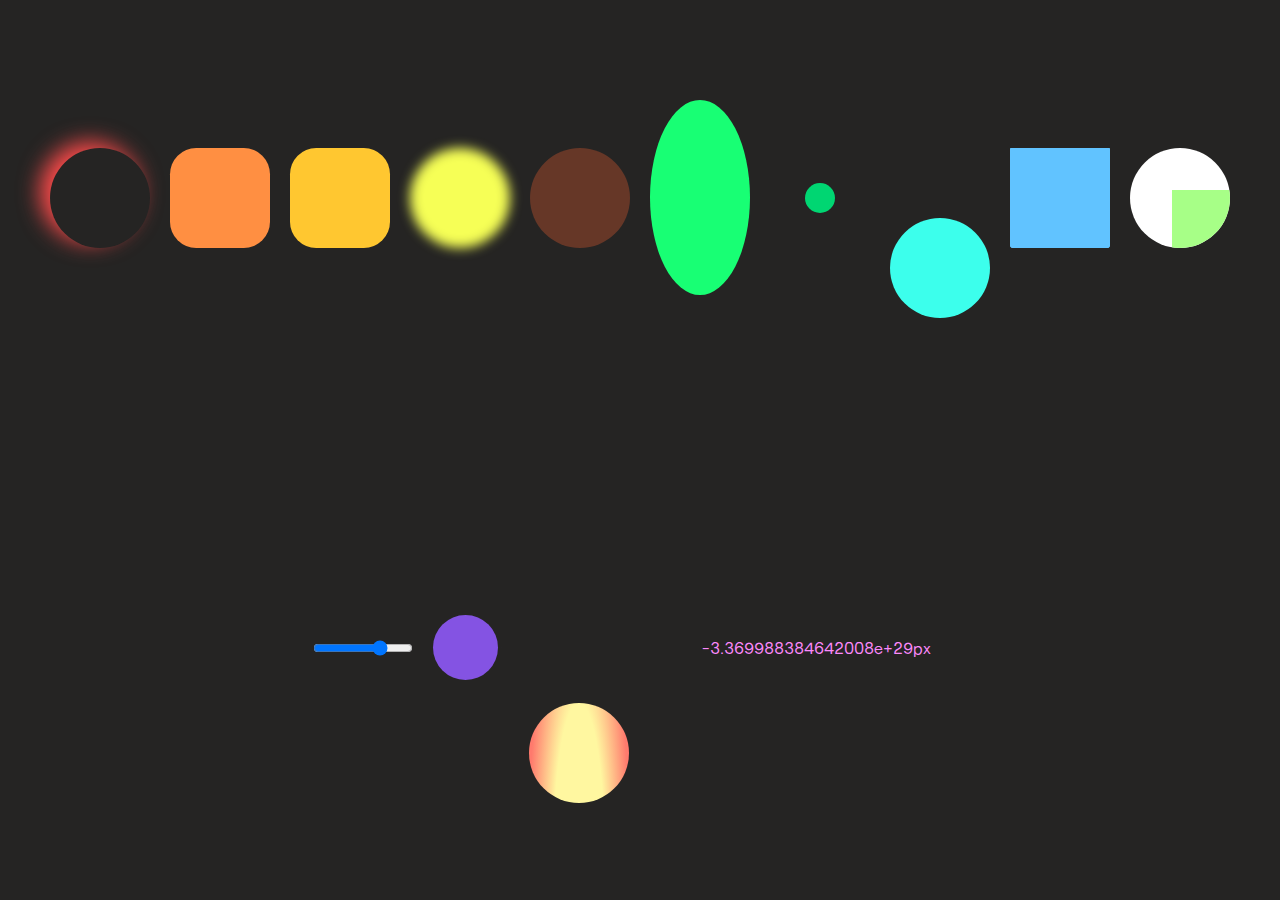
<file: anime-master/documentation/examples/complex-properties.html>
<!DOCTYPE html>
<html>
<head>
  <title>Complex properties | anime.js</title>
  <meta charset="utf-8">
  <meta name="viewport" content="width=device-width, initial-scale=1, maximum-scale=1">
  <meta property="og:title" content="anime.js">
  <meta property="og:url" content="https://animejs.com">
  <meta property="og:description" content="Javascript Animation Engine">
  <meta property="og:image" content="https://animejs.com/documentation/assets/img/icons/og.png">
  <meta name="twitter:card" content="summary">
  <meta name="twitter:title" content="anime.js">
  <meta name="twitter:site" content="@juliangarnier">
  <meta name="twitter:description" content="Javascript Animation Engine">
  <meta name="twitter:image" content="https://animejs.com/documentation/assets/img/icons/twitter.png">
  <link rel="apple-touch-icon-precomposed" href="../assets/img/social-media-image.png">
  <link href="../assets/css/animejs.css" rel="stylesheet">
  <link href="../assets/css/documentation.css" rel="stylesheet">
  <!-- <script src="../../lib/anime.min.js"></script> -->
  <!-- <script src="../assets/js/anime/anime.1.3.js"></script> -->
  <!-- <script src="../assets/js/anime/anime.2.0.1.js"></script> -->
  <style>
    body {
      display: flex;
      flex-wrap: wrap;
      justify-content: center;
      align-items: center;
      min-height: 100vh;
    }
    .item {
      width: 100px;
      height: 100px;
      margin-top: 20px;
      border-radius: 50%;
      background-color: currentColor;
      margin: 10px;
    }
    .box-shadow {
      background-color: transparent;
    }
    .clip-path {
      border-radius: 0;
    }
    .auto-property {
      background-image: radial-gradient(50% 100%, #FFF7A0 50%, #FF7A6D 100%);
      background-size: auto 100px;
    }
    .exponent-values {
      width: 300px;
      background-color: transparent;
      text-align: center;
    }
  </style>
</head>
<body>
  <div class="box-shadow item color-red"></div>
  <div class="unit-less item color-orange"></div>
  <div class="specified-unit item color-lightorange"></div>
  <div class="filter item color-yellow"></div>
  <div class="rgba item color-citrus"></div>
  <div class="calc item color-green"></div>
  <div class="zero-value item color-darkgreen"></div>
  <div class="round-value item color-turquoise"></div>
  <div class="clip-path item color-skyblue"></div>
  <svg class="item" xmlns="http://www.w3.org/2000/svg" viewBox="0 0 100 100">
    <g id="Page-1" fill="none" fill-rule="evenodd">
      <g id="svg" fill="#A7FF87">
        <rect id="Rectangle" width="50" height="50" x="25" y="25"/>
      </g>
    </g>
  </svg>
  <input class="item" type="range" value="0" min="0" max="100">
  <div class="basic-css color-lavender item"></div>
  <div class="auto-property color-purple item"></div>
  <input class="exponent-values color-pink item" value="-1.1234567890123456789e+30px"></input>
  <script type="module">
    
    import anime from "../../src/index.js";

    var boxShadow = anime({
      targets: '.box-shadow',
      boxShadow: [
        {value: ['10px -10px 10px 0 currentColor', '10px 10px 20px 0 currentColor']},
        {value: '-10px 10px 30px 0 currentColor'},
        {value: '-10px -10px 20px 0 currentColor'},
        {value: '10px -10px 10px 0 currentColor'}
      ],
      loop: true,
      easing: 'linear'
    });
    var unitLess = anime({
      targets: '.unit-less',
      borderRadius: 16,
      loop: true,
      direction: 'alternate',
      easing: 'linear'
    });
    var specifiedUnit = anime({
      targets: '.specified-unit',
      borderRadius: '1em',
      loop: true,
      direction: 'alternate',
      easing: 'linear'
    });
    var filter = anime({
      targets: '.filter',
      filter: ["blur(20px)", "blur(0px)"],
      loop: true,
      direction: 'alternate',
      easing: 'linear'
    });
    var rgba = anime({
      targets: '.rgba',
      backgroundColor: ['rgba(255,100,50,1)', 'rgba(255,100,50,.0)'],
      loop: true,
      direction: 'alternate',
      easing: 'linear'
    });
    var calc = anime({
      targets: '.calc',
      height: ['calc(25% - 100px)', 'calc(25% - 0px)'],
      loop: true,
      direction: 'alternate',
      easing: 'linear'
    });
    var zeroValue = anime({
      targets: '.zero-value',
      scale: 0,
      loop: true,
      direction: 'alternate',
      easing: 'linear'
    });
    var roundValue = anime({
      targets: '.round-value',
      translateY: 100,
      round: .1,
      loop: true,
      direction: 'alternate',
      easing: 'linear'
    });
    var clipPath = anime({
      targets: '.clip-path',
      clipPath: ['circle(0px at center)', 'circle(100px at center)'],
      loop: true,
      direction: 'alternate',
      easing: 'linear'
    });
    var svgTransform = anime({
      targets: 'rect',
      transform: 'translate(10 10) scale(2)',
      loop: true,
      direction: 'alternate',
      easing: 'linear'
    });
    var rangeValue = anime({
      targets: 'input[type="range"]',
      value: 100,
      loop: true,
      direction: 'alternate',
      easing: 'linear'
    });
    var basicCSS = anime({
      targets: '.basic-css',
      width: 50,
      height: 50,
      loop: true,
      direction: 'alternate',
      easing: 'linear'
    });
    var autoProperty = anime({
      targets: '.auto-property',
      backgroundSize: ['auto 10px', 'auto 400px'],
      margin: '20% 40px 10px 30px',
      loop: true,
      direction: 'alternate',
      easing: 'linear'
    });
    var exponentValues = anime({
      targets: '.exponent-values',
      value: '+1.0123456789012346e+21px',
      loop: true,
      direction: 'alternate',
      easing: 'linear'
    });
  </script>
</body>
</html>
</file>
<file: style.css>
@media screen and (max-width: 480px){
    html {
        width: 100%;
    }
    .pc-nav {
        display: none;
    } 
    
    body {
        margin: 0;
        width: 100%;
    }
    /*---------Menue---------*/
    header {
        display: flex;
    }
    #mobile-nav {
        position: relative;
        display: block;
        width: 30px;
        height: 25px;
        margin: 10px 10px 0 auto;
    }
    #mobile-nav span{
        position: absolute;
        top: 50%;
        left: 0;
        display: block;
        width: 100%;
        height: 2px;
        background: #330000;
        transform: translateY(-50%);
    }
    
    #mobile-nav::before {
        content: '';
        display: block;
        position: absolute;
        top: 0;
        left: 0;
        width: 100%;
        height: 2px;
        background: #330000;
    }
    #mobile-nav::after{
        content: '';
        display: block;
        position: absolute;
        bottom: 0;
        left: 0;
        width: 70%;
        height: 2px;
        background: #330000;
    }
    .mobile-nav-category {
        z-index: 1;
        position: fixed;
        top: 0;
        left: 0;
        width: 100%;
        height: 100vh;
        display: block;
        background: rgba(104, 0, 0, 0.7);
        transition: all .2s ease-in-out;
        opacity: 0;
        transform: translateY(-100%);
    }
    .mobile-nav-category ul {
        padding: 0;
        display: flex;
        flex-direction: column;
        justify-content: center;
        align-items: center;
        height: 100%;
        list-style: none;
    }
    .mobile-nav-category ul li {
        margin: 0;
        padding: 0;
    }
    .mobile-nav-category ul li span {
        font-size: 1.6rem;
        color : white;
    }
    .mobile-nav-category ul li a, 
    .mobile-nav-category ul li span {
        color: white;
        font-size: 1.75rem;
        display: block;
        padding: 20px 0;
    }
    /*閉じるアイコン*/
    .mobile-nav-category .close {
        position: relative;
        padding-left: 20px;
    }
    .mobile-nav-category .close::before {
        content: '';
        position: absolute;
        top: 50%;
        left: 0;
        display: block;
        width: 16px;
        height: 1px;
        background: #fff;
        transform: rotate(45deg);
    }
    .mobile-nav-category .close::after {
        content: '';
        position: absolute;
        top: 50%;
        left: 0;
        display: block;
        width: 16px;
        height: 1px;
        background: #fff;
        transform: rotate(-45deg);
    }
    .toggle {
        transform: translateY( 0 );
        opacity: 1;
    }
    
    #name {
        display: none;
    }
    /*
    h1 {
        font-size: 2.0rem;
        line-height: 1.6;
    }*/
    h2 {
        margin-top: 30px;
        margin-left: 50px;
        color: darkgrey;
        font-size: 3.0rem;
        font-family:Cambria, Cochin, Georgia, Times, 'Times New Roman', serif;
        clear: left;
    }
    p{
        font-size: 1.75rem;
    }
    .section {
        width: 100%;
        min-height: 100vh;
    }
    
    /*---------Profile----------*/
    .content {
        position: relative;
        width: 100%;
        margin: 0 18px;
        text-align: center;
    }
    .left{
        position: absolute;
        width: 40%;
        margin: 0 auto;
    }
    .body {
        margin-top: 150px;
        display: inline-block;
        text-align: left;
        padding-top: 10px;
    }
    .policy {
        margin: 20px 18px 50px 18px;
    }
    .policy p:first-child {
        padding-left: 30px;
        font-size: 2.0rem;
        color: darkgray;        
        font-family: Georgia, 'Times New Roman', Times, serif;
    }
    .policy ul li {
        font-size: 1.75rem;
    }
    .circle2 {
        display: none;
    }
    .wrapper {
        display: none;
    }
    /*-------Skills--------*/
    .skills-body {
        margin: 10px 18px;
        display: inline-block;
        text-align: left;
    }
    
    /*-------Works--------*/
    #works{
    margin-top: 30px;
    }
    .w-body {
        margin: 5px 18px;
        text-align: left;
    }
    .w-pic {
        position: relative;
        display: block;
        text-align: center; 
    }
    
    .image-vw-2{
        padding-bottom: 20px;
        width: 60%;
    }
    .w-pic img {
        transition-duration: 0.5s;
    }
    .w-pic img:hover{
        transform: scale(1.2,1.2);
        transition-duration: 0.5s;
    }    
    
    .w-pic p{
        font-size: 1.75rem;
        position: absolute;
        color: black;
        top: 50%;
        left: 50%;
        -ms-transform: translate(-50%,-50%);
        -webkit-transform: translate(-50%,-50%);
        transform: translate(-50%,-50%);
        margin:0;
        padding:0;
    }
    
    /*--------Contact----------*/
    .btn {
        display: none;
    }

    .mobile-contact {
        text-align: center;
    }
        
    form {
        width: 100%;
        margin: 10px 18px;
    }
    
    .item {
        position: relative;
        overflow: hidden;
        display: block;
        margin: 10px 18px 20px 18px;
    }
    
    .label {
        font-size: 1.7rem;
        float: left;
        width: 200px;
        border-left: solid 3px #FF0461;
        padding-bottom: 10px;
    }
    
    .input {
        width: 50%;
        margin: 10px 30px;
        
    }
    
    input[type="text"], input[type="email"] {
        border: solid 1px #aaa;
        border-radius: 5px;
        padding: 5px;
        font-size: 1.7rem;
    }
    textarea {
        border: solid 1px #aaa;
        border-radius: 5px;
        padding: 10px;
        height: 160px;
        font-size: 1.7rem;
    }
    
    /*問い合わせ送信ボタン*/
    .send { 
        margin: 10px auto;
        font-size: 1.6rem;
        padding: 0.6em 2em;
        color: black;
        border: solid 1px #FF367F;
        border-radius: 50px;
        transition: .4s;
        background: white;
    }
    
    .send:hover{
        background: #FF367F;
        color:white;
    }
}


@media screen and (min-width :768px){
    
    /*--------PC menue-------*/
    #mobile-nav {
        display: none;
    }
    
    .mobile-nav-category {
        display:none;
    }
    /*nav設定*/
    .pc-nav {
        background: rgb(255, 219, 201, 0.5);
        width: 100%;
        position: fixed;
    }
    .pc-nav ul {
        padding-left: 0;
        list-style-type: none;
        display: flex;
        justify-content: center;
    }
    .pc-nav ul li {
        width: 8%;
        text-align: center;
        margin-left: 6px;
        margin-right: 6px;
        transition: all .8s;
    }
    .pc-nav ul li a {
        height: 30px;
        margin: 20px;
        padding: 10px;
        color: darkgray;
        font-size: 1.7rem;
        text-decoration: none;
    }
    .pc-nav ul li a:hover{
        background-color: darksalmon;
        color: white;
    }  
    
    #toggle {
        display: none;
    }
    
    h2{
        padding-top: 40px;
        margin-left: 250px;
        color: darkgrey;
        font-size: 4.0rem;
        font-family:Cambria, Cochin, Georgia, Times, 'Times New Roman', serif;
        clear:left;
    }
    
    /*--------Profile---------*/
    
    .content {
        float: left;
        margin-left: 100px;
    }
    .left{
        float: left;
        margin-left: 300px;
        margin-top: 30px;
        max-width: 130px;
        max-height: 130px;
        padding-right: 20px;
    }
    .body {
        float: left;
        padding-left: 20px;
        vertical-align: central;
        width: 50%;
    }
    .policy {
        margin-left: 350px;
        padding-top: 40px;
        clear: both;
        margin-bottom: 80px;
    }
    .policy p:first-child {
        margin-left: 50px;
        font-size: 35px;
        color: darkgray;        
        font-family: Georgia, 'Times New Roman', Times, serif;
    }
    .policy ul li {
        font-size: 1.75rem;
    }
    #works{
    margin-top: 30px;
    }
    
    .w-body{
        margin-left: 380px;    
    }
    
    .w-pic {
        position: relative;
        display: block;
        text-align: center; 
        /*overflow: visible;*/               
    }
    
    .image-vw-2{
        padding-bottom: 5px;
        width: 20vw;
        padding: 20px;
        display: inline-block;
    }
    .w-pic img {
        display: inline-block;
        transition-duration: 0.5s;
    }
    .w-pic img:hover{
        transform: scale(1.2,1.2);
        transition-duration: 0.5s;
    }
    
    .w-pic p{
        font-size: 1.75rem;
        position: absolute;
        color: black;
        top: 50%;
        left: 50%;
        -ms-transform: translate(-50%,-50%);
        -webkit-transform: translate(-50%,-50%);
        transform: translate(-50%,-50%);
        margin:0;
        padding:0;
    }
    .mobile-contact {
        display: none;
    }
    #contact {
    padding-top: 40px;

    }
    form {
        width: 600px;
        margin: 0 auto;
    }
    
    .item {
        overflow: hidden;
        margin-bottom: 20px;
    }
    
    .label {
        font-size: 17px;
        float: left;
        margin-right: 20px;
        width: 160px;
        border-left: solid 3px #FF0461;
        padding-left: 10px;
    }
    
    .input {
        float: left;
        width: 350px;
        padding-left: 20px;
    }
    
    input[type="text"], input[type="email"] {
        border: solid 1px #aaa;
        border-radius: 5px;
        padding: 10px;
        font-size: 1.7rem;
    }
    textarea {
        border: solid 1px #aaa;
        border-radius: 5px;
        padding: 10px;
        height: 160px;
        font-size: 1.7rem;
    }
    
    /*問い合わせ送信ボタン*/
    .send { 
        font-size: 1.8rem;
        display: inline-block;
        padding: 0.7em 2em;
        color: black;
        border: solid 1px #FF367F;
        border-radius: 50px;
        transition: .4s;
        background: white;
    }
    
    .send:hover{
        background: #FF367F;
        color:white;
    }
    
    
    /*Go to Top page*/
    .btn-2 {
        text-align: left;
        margin: 50px;
    }
    
    .btn-to-top {
        font-size: 1.7rem;
        position: relative;
        display: inline-block;
        text-decoration: none;
        color: black;  
        background: transparent;
        border: none;
        outline: none;
        padding-top: 1em;
    }
    
    .btn-to-top:before{
        position: absolute;
        content: '';
        width: 100%;
        height: 4px;
        top:100%;
        left: 0;
        border-radius: 3px;
        background:#FF69B4;
        transition: .2s;
    }
    
    .btn-to-top:hover:before{
        top: -webkit-calc(100% - 3px);
        top: calc(100% - 3px);
    }
    /*Contactボタン*/
    .contact {
        position: absolute;
        text-align: center;
    }
    
    .btn{
        text-align: center;
        padding-bottom: 30px;
    }
    
    .clearfix:after {
        content: "";
        display: block;
        clear: both;
    }
    
    .contact-btn {
        font-size: 17px;
        display: inline-block;
        padding: 1em 4em;
        color: darkgray;
        border: solid 2px #064E0F;
        border-radius: 50px;
        transition: .4s;
        background: white;
    }
    
    .contact-btn:hover{
        background: #064E0F;
        color:white;
    }
    
    /*TOP ボタン*/
    #page-top {
        position: fixed;
        bottom: 20px;
        right: 20px;
    }
    
    #page-top a {
        width: 100px;
        height: 100px;
        border-radius: 50%;
        font-size: 12px;
        text-decoration: none;
        color: black;
        padding: 38px 0;
        text-align: center;
        display: inline-block;
        box-sizing: border-box;
        background: #99CCFF;
        border: none;
    }
    
    #page-top a:hover{
        text-decoration: none;
        border: solid 0.5px #99CCFF;
        background: white;
    }

/*Graph for html*/
.html-rate{
    display: inline-block;
    margin-left: 80px;
    margin-top: 30px;
    background-color: #BAD3FF;
    width: 40px;
    height: 40px;
    border-radius: 50%;
    cursor: pointer;
}
.fadein {
    opacity: 0;
    animation: fadein 6s ease forwards;
}
@keyframes fadein {
    100% {  opacity: 1;}
}

.html-rate-parent {
    display: inline-block;
    animation-delay: 4s;
}
.html-rate-left{
    display: inline-block;
    background-color: #BAD3FF;
    width: 20px;
    height: 40px;
    border-radius: 50%;
    margin-left: 300px;
}
.html-rate-middle{
    display: inline-block;
    background-color: #BAD3FF;
    width: 60px;
    height: 40px;
    margin-left: -15px;
}
.html-rate-right{
    display: inline-block;
    margin-left: -15px;
    background-color: #BAD3FF;
    width: 20px;
    height: 40px;
    max-width: 200px;
    border-radius: 50%;
}

/*Graph for css*/
.css-rate{
    display: inline-block;
    margin-left: 80px;
    margin-top: 30px;
    background-color: #77F9C3;
    width: 40px;
    height: 40px;
    border-radius: 50%;
    cursor: pointer;
}
.fadein {
    opacity: 0;
    animation: fadein 6s ease forwards;
}
@keyframes fadein {
    100% {  opacity: 1;}
}

.css-rate-parent {
    display: inline-block;
    animation-delay: 4s;
}
.css-rate-left{
    display: inline-block;
    background-color: #77F9C3;
    width: 20px;
    height: 40px;
    border-radius: 50%;
    margin-left: 300px;
}
.css-rate-middle{
    display: inline-block;
    background-color: #77F9C3;
    width: 60px;
    height: 40px;
    margin-left: -15px;
}
.css-rate-right{
    display: inline-block;
    margin-left: -15px;
    background-color: #77F9C3;
    width: 20px;
    height: 40px;
    max-width: 200px;
    border-radius: 50%;
}


/*sample graph*/
.sample-graph {
    margin-top: 30px;
    margin-left: 440px;
    background-color: #FFBEDA;
    width: 120px;
    height: 40px;
    border-radius: 0%;
    text-align: left;
    padding-left: 20px;
}

.sample-graph p {
    line-height: 40px;
}
.skills-body{
    margin: 60px 300px;
}





}



/*--------共通部分--------*/
html, body {
    font-size: 10px;    
    font-family: "游ゴシック Medium", "Yu Gothic Medium", "游ゴシック体", YuGothic, sans-serif;
}
header {
   width: 100%;
   background-color: #fff;
   top: 0;
}

/*nameの表示*/
#name{
    width: auto;
    height: 500px;
    overflow: hidden;
}

h1 {
    margin: 250px;
    text-align: center;
    font-size: 6rem;
    font-family: Georgia, 'Times New Roman', Times, serif;
} 

p{
    font-size: 1.75rem;
}

/*animation 1*/
.wrap {
    text-align: center;
}

.circle{
    margin-top: 40px;
    background-color: #FFBEDA;
    width: 40px;
    height: 40px;
    border-radius: 50%;
    cursor: pointer;
}
.circle.hide {
  animation: hideop 1s linear 0s;
  animation-fill-mode: forwards;
}

/*各コンテンツのフォント*/
/*PC用に移動
h2{
    padding-top: 40px;
    margin-left: 250px;
    color: darkgrey;
    font-size: 4.0rem;
    font-family:Cambria, Cochin, Georgia, Times, 'Times New Roman', serif;
    clear:left;
}*/
.clearfix::after {
    content: "";
    display: block;
    clear: both;
}


/*------Profile------*/
/*move to PC
.content {
    float: left;
    margin-left: 100px;
}
.left{
    float: left;
    margin-left: 300px;
    margin-top: 30px;
    max-width: 130px;
    max-height: 130px;
    padding-right: 20px;
}
.body {
    float: left;
    padding-left: 20px;
    vertical-align: central;
    width: 50%;
}
.policy {
    margin-left: 350px;
    padding-top: 40px;
    clear: both;
    margin-bottom: 80px;
}
.policy p:first-child {
    margin-left: 50px;
    font-size: 35px;
    color: darkgray;        
    font-family: Georgia, 'Times New Roman', Times, serif;
}
.policy ul li {
    font-size: 1.75rem;
}
/*

/*animation 2*/
.circle2 {
    position:absolute;
    margin-top: 10px;
}
.circle2-left{
    display: inline-block;
    background-color: #C2EEFF;
    width: 20px;
    height: 40px;
    border-radius: 50%;
    margin: 0;
}
.circle2-middle{
    display: inline-block;
    background-color: #FFBEDA;
    width: 60px;
    height: 40px;
    margin-left: -15px;
}
.circle2-right{
    display: inline-block;
    margin-left: -15px;
    background-color: #BAD3FF;
    width: 20px;
    height: 40px;
    max-width: 200px;
    border-radius: 50%;
}

/*Skill*/
#skills {
    padding-top: 40px;
}
.pic {
    text-align: center; 
    padding-top: 20px;
}
.image-vw{
    padding-top:4px;
    width: 6vw;
    padding-left: 10px;
    display: inline-block;
}
.pic-2 {
    text-align: center; 
    padding-top: 30px;
}

/*Graph for html*/
/*.html-rate{
    display: inline-block;
    margin-left: 80px;
    margin-top: 30px;
    background-color: #BAD3FF;
    width: 40px;
    height: 40px;
    border-radius: 50%;
    cursor: pointer;
}
.fadein {
    opacity: 0;
    animation: fadein 6s ease forwards;
}
@keyframes fadein {
    100% {  opacity: 1;}
}

.html-rate-parent {
    display: inline-block;
    animation-delay: 4s;
}
.html-rate-left{
    display: inline-block;
    background-color: #BAD3FF;
    width: 20px;
    height: 40px;
    border-radius: 50%;
    margin-left: 300px;
}
.html-rate-middle{
    display: inline-block;
    background-color: #BAD3FF;
    width: 60px;
    height: 40px;
    margin-left: -15px;
}
.html-rate-right{
    display: inline-block;
    margin-left: -15px;
    background-color: #BAD3FF;
    width: 20px;
    height: 40px;
    max-width: 200px;
    border-radius: 50%;
}

/*Graph for css*/
/*.css-rate{
    display: inline-block;
    margin-left: 80px;
    margin-top: 30px;
    background-color: #77F9C3;
    width: 40px;
    height: 40px;
    border-radius: 50%;
    cursor: pointer;
}
.fadein {
    opacity: 0;
    animation: fadein 6s ease forwards;
}
@keyframes fadein {
    100% {  opacity: 1;}
}

.css-rate-parent {
    display: inline-block;
    animation-delay: 4s;
}
.css-rate-left{
    display: inline-block;
    background-color: #77F9C3;
    width: 20px;
    height: 40px;
    border-radius: 50%;
    margin-left: 300px;
}
.css-rate-middle{
    display: inline-block;
    background-color: #77F9C3;
    width: 60px;
    height: 40px;
    margin-left: -15px;
}
.css-rate-right{
    display: inline-block;
    margin-left: -15px;
    background-color: #77F9C3;
    width: 20px;
    height: 40px;
    max-width: 200px;
    border-radius: 50%;
}


/*sample graph*/
/*
.sample-graph {
    margin-top: 30px;
    margin-left: 440px;
    background-color: #FFBEDA;
    width: 120px;
    height: 40px;
    border-radius: 0%;
    text-align: left;
    padding-left: 20px;
}

.sample-graph p {
    line-height: 40px;
}

/*Skills Body*/
/*
.skills-body{
    margin: 60px 300px;
}

/*Works*/
#works{
    margin-top: 30px;
}

/*Mediaにそれぞれ移動
.w-body{
    margin-left: 380px;    
}

.w-pic {
    position: relative;
    display: block;
    text-align: center; 
}

.image-vw-2{
    padding-bottom: 5px;
    width: 20vw;
    padding: 20px;
    display: inline-block;
}
.w-pic img {
    display: inline-block;
    transition-duration: 0.5s;
}
.w-pic img:hover{
    transform: scale(1.2,1.2);
    transition-duration: 0.5s;
}

.w-pic p{
    font-size: 1.75rem;
    position: absolute;
    color: black;
    top: 50%;
    left: 50%;
    -ms-transform: translate(-50%,-50%);
    -webkit-transform: translate(-50%,-50%);
    transform: translate(-50%,-50%);
    margin:0;
    padding:0;
}
*/

/*Contactボタン*/
/*
.contact {
    position: absolute;
    text-align: center;
}

.btn{
    text-align: center;
    padding-bottom: 30px;
}

.clearfix:after {
    content: "";
    display: block;
    clear: both;
}

.contact-btn {
    font-size: 17px;
    display: inline-block;
    padding: 1em 4em;
    color: darkgray;
    border: solid 2px #064E0F;
    border-radius: 50px;
    transition: .4s;
    background: white;
}

.contact-btn:hover{
    background: #064E0F;
    color:white;
}

/*TOP ボタン*/
/*
#page-top {
    position: fixed;
    bottom: 20px;
    right: 20px;
}

#page-top a {
    width: 100px;
    height: 100px;
    border-radius: 50%;
    font-size: 12px;
    text-decoration: none;
    color: black;
    padding: 38px 0;
    text-align: center;
    display: inline-block;
    box-sizing: border-box;
    background: #99CCFF;
    border: none;

}

#page-top a:hover{
    text-decoration: none;
    border: solid 0.5px #99CCFF;
    background: white;

}

/*footer*/
#footer {
    width: 100%;
    padding: 3px 0;
    background: rgb(255, 219, 201);
}

#footer p {
    text-align: right;
    padding-right: 30px;
    color: black;
}

/*Contact Page*/
/*
#contact {
    padding-top: 40px;

}
form {
    width: 600px;
    margin: 0 auto;
}

.item {
    overflow: hidden;
    margin-bottom: 20px;
}

.label {
    font-size: 17px;
    float: left;
    margin-right: 20px;
    width: 160px;
    border-left: solid 3px #FF0461;
    padding-left: 10px;
}

.input {
    float: left;
    width: 350px;
    padding-left: 20px;
}

input[type="text"], input[type="email"] {
    border: solid 1px #aaa;
    border-radius: 5px;
    padding: 10px;
    font-size: 1.7rem;
}
textarea {
    border: solid 1px #aaa;
    border-radius: 5px;
    padding: 10px;
    height: 160px;
    font-size: 1.7rem;
}
*/
/*問い合わせ送信ボタン
.sent { 
    font-size: 1.8rem;
    display: inline-block;
    padding: 0.7em 2em;
    color: black;
    border: solid 1px #FF367F;
    border-radius: 50px;
    transition: .4s;
    background: white;
}

.sent:hover{
    background: #FF367F;
    color:white;
}


/*Go to Top page
.btn-2 {
    text-align: left;
    margin: 50px;
}

.btn-to-top {
    font-size: 1.7rem;
    position: relative;
    display: inline-block;
    text-decoration: none;
    color: black;  
    background: transparent;
    border: none;
    outline: none;
    padding-top: 1em;
}

.btn-to-top:before{
    position: absolute;
    content: '';
    width: 100%;
    height: 4px;
    top:100%;
    left: 0;
    border-radius: 3px;
    background:#FF69B4;
    transition: .2s;
}

.btn-to-top:hover:before{
    top: -webkit-calc(100% - 3px);
    top: calc(100% - 3px);
}

*/
</file>
<file: anime-master/documentation/assets/css/animejs.css>
@font-face {
 font-family: "Roobert";
 font-weight: 400;
 font-style: normal;
 src: url("../fonts/Roobert-Regular.woff2") format("woff2");
}

@font-face {
 font-family: "Roobert";
 font-weight: 400;
 font-style: italic;
 src: url("../fonts/Roobert-Regular.woff2") format("woff2");
}

@font-face {
 font-family: "Roobert";
 font-weight: 600;
 font-style: normal;
 src: url("../fonts/Roobert-SemiBold.woff2") format("woff2");
}

@font-face {
 font-family: "Roobert";
 font-weight: 600;
 font-style: italic;
 src: url("../fonts/Roobert-SemiBoldItalic.woff2") format("woff2");
}

@font-face {
  font-family: "InputMono";
  src: url("../fonts/InputMono-Regular.woff2") format("woff2"),
      url("../fonts/InputMono-Regular.woff") format("woff");
  font-weight: normal;
  font-style: normal;
}

@font-face {
  font-family: "InputMono";
  src: url("../fonts/InputMono-Bold.woff2") format("woff2"),
      url("../fonts/InputMono-Bold.woff") format("woff");
  font-weight: bold;
  font-style: normal;
}

@font-face {
  font-family: "InputMono";
  src: url("../fonts/InputMono-BoldItalic.woff2") format("woff2"),
      url("../fonts/InputMono-BoldItalic.woff") format("woff");
  font-weight: bold;
  font-style: italic;
}

@font-face {
  font-family: "InputMono";
  src: url("../fonts/InputMono-Italic.woff2") format("woff2"),
      url("../fonts/InputMono-Italic.woff") format("woff");
  font-weight: normal;
  font-style: italic;
}

*, *:before, *:after {
  box-sizing: border-box;
  margin: 0;
  padding: 0;
  border: 0;
  font: inherit;
  vertical-align: baseline;
}

html,
body {
  background-color: #252423;
  color: #F6F4F2;
}

body {
  font-family: Roobert, Helvetica Neue, Helvetica, Arial, sans-serif;
  font-weight: 400;
  font-feature-settings:"tnum" 1, "ss03" 1;
  -webkit-font-smoothing: antialiased;
}

h1, h2 {
  font-weight: 600;
}

input {
  font-family: Roobert, Helvetica Neue, Helvetica, Arial, sans-serif;
  font-variant-numeric: tabular-nums;
}

sup {
  vertical-align: super;
  font-size: .625em;
}

strong {
  font-weight: 600;
}

.color-white { color: #F6F4F2; } /* White */
.color-black { color: #2E2C2C; } /* Black */
.color-red, .color-targets { color: #FF4B4B; }/* red: */
.color-orange, .color-properties { color: #FF8F42; }/* orange: */
.color-lightorange, .color-prop-params { color: #FFC730; }/* lightorange: */
.color-yellow, .color-anim-params { color: #F6FF56; }/* yellow: */
.color-citrus, .color-values { color: #A4FF4F; }/* citrus: */
.color-green, .color-keyframes { color: #18FF74; }/* green: */
.color-darkgreen, .color-staggering { color: #00D672; }/* darkgreen: */
.color-turquoise, .color-tl { color: #3CFFEC; }/* turquoise: */
.color-skyblue, .color-controls { color: #61C3FF; }/* skyblue: */
.color-kingblue, .color-callbacks { color: #5A87FF; }/* kingblue: */
.color-lavender, .color-svg { color: #8453E3; }/* lavender: */
.color-purple, .color-easings { color: #C26EFF; }/* purple: */
.color-pink, .color-helpers { color: #FB89FB; }/* pink: */

.anime-mini-logo {
  width: 100px;
  height: 24px;
  transform: scaleY(.5);
}
</file>
<file: anime-master/documentation/assets/css/documentation.css>
html,
body,
header {
  background-color: #252423;
}

body {
  position: absolute;
  width: 100%;
  height: 100%;
  color: white;
  font-variant-numeric: tabular-nums;
  -webkit-font-smoothing: antialiased;
  overflow-x: hidden;
}

.content {
  overflow: hidden;
  opacity: 0;
  display: flex;
  flex-direction: row;
  width: 100%;
  height: 100%;
  transition: opacity 1s ease;
}

.ready .content {
  opacity: 1;
}

/* Headers */

.header {
  position: absolute;
  z-index: 1;
  top: 0;
  width: 100%;
}

.logo {
  display: flex;
  justify-content: space-between;
  opacity: .8;
  width: 100%;
  height: 20px;
  text-decoration: none;
  color: currentColor;
}

.logo:visited {
  color: currentColor;
}

.logo svg {
  width: 100%;
  height: 100%;
}

.logo:hover {
  opacity: 1;
}

.version-number {
  opacity: .6;
  color: currentColor;
}

header {
  position: sticky;
  top: 0;
  z-index: 2;
  display: flex;
  align-items: center;
  justify-content: space-between;
  width: 100%;
  height: 60px;
  padding-left: 20px;
  padding-right: 20px;
  border-bottom: 1px solid rgba(0,0,0,.65);
}

h2 {
  font-size: 16px;
  letter-spacing: 1px;
  text-transform: uppercase;
  font-weight: 200;
}

/* Panes */

.pane {
  position: relative;
  height: 100%;
}

/* Sidebar */

.sidebar {
  display: flex;
  flex-direction: column;
  width: 240px;
  padding-top: 60px;
  border-right: 1px solid rgba(0,0,0,.65);
}

.sidebar-info {
  display: flex;
  justify-content: space-between;
  padding: 20px;
}

.navigation {
  overflow-y: auto;
  width: 100%;
  height: 100%;
  padding: 10px 0 20px 20px;
}

.navigation ul {
  height: 30px;
  overflow-y: hidden;
  -webkit-transition:opacity .4s ease;
  transition: opacity .4s ease;
}

.navigation ul li {
  position: relative;
}

.navigation ul li:before {
  content: "";
  display: block;
  position: absolute;
  top: 4px;
  left: 2px;
  width: 1px;
  height: calc(100% - 8px);
  background-color: white;
}

.navigation ul li:first-child:before {
  display: none;
}

.navigation a {
  display: block;
  padding-left: 10px;
  color: white;
  text-decoration: none;
  font-size: 14px;
  line-height: 20px;
  letter-spacing: .5px;
  text-transform: uppercase;
}

.navigation ul li:first-child a {
  padding-left: 0;
  padding-top: 10px;
  padding-bottom: 10px;
}

.navigation ul li a,
.navigation ul li:before {
  opacity: .4;
}

.navigation ul li a {
  transition: opacity .4s ease, color .4s ease;
}

.navigation ul.active a {
  opacity: .7;
}

.navigation ul li:hover a,
.navigation ul li:hover:before {
  transition: none;
  opacity: 1;
}

.navigation ul li.active a,
.navigation ul li.active:before {
  opacity: 1;
  color: currentColor;
}

.navigation ul li.active:before {
  background-color: currentColor;
}

.navigation ul.active li:first-child a,
.navigation ul.active li:first-child a:hover {
  opacity: 1;
  color: currentColor;
}

/* Info pane */

.demo-info {
  flex-direction: column;
  font-size: 16px;
  line-height: 22px;
}

.info-output {
  overflow-x: hidden;
  overflow-y: auto;
  position: relative;
  top: 0;
  width: 100%;
  height: calc(100% - 60px);
  padding: 20px;
}

.demo-info pre {
  font-variant-ligatures: none;
  -webkit-font-variant-ligatures: none;
}

.demo-info code {
  font-family: "Input Mono Reg", monospace;
  font-size: 14px;
  line-height: 22px;
  white-space: pre-wrap;
}

.demo-info p {
  margin-bottom: 20px;
}

.demo-info p,
.demo-info td {
  color: #F6F4F2;
}

.demo-info i {
  font-style: italic;
}

.demo-info a {
  text-decoration: none;
  border-bottom: 1px dotted currentColor;
  word-wrap: break-word;
  overflow-wrap: break-word;
}

.demo-info a:hover {
  border-bottom: 1px solid currentColor;
}

.demo-info a[href^="http"],
.demo-info a[href^="http"]:visited {
  color: #F6F4F2;
}

.demo-info p.bubble {
  display: inline-block;
  position: relative;
  padding: 8px 12px;
}

.demo-info p.bubble.warning {
  color: #FBF38C;
}

.demo-info p.bubble.info {
  color: #61C3FF;
}

.demo-info p.bubble:after {
  content: "";
  pointer-events: none;
  color: currentColor;
  display: inline-block;
  position: absolute;
  top: 0;
  left: 0;
  right: 0;
  bottom: 0;
  background-color: currentColor;
  border-radius: 3px;
  opacity: .05;
}

.demo-info code.hljs {
  display: inline-block;
}

.demo-info pre {
  margin-bottom: 20px;
}

.demo-info pre code {
  position: relative;
  display: inline-block;
  width: 100%;
  padding: 8px 12px;
  background-color: rgba(0,0,0,.2);
  border: 1px solid rgba(0,0,0,.2);
  border-radius: 3px;
}

.demo-info p code {
  position: relative;
  padding: 0 2px;
  height: 20px;
  background-color: rgba(0,0,0,.2);
  box-shadow: inset 0 0 1px rgba(0,0,0,.4);
  border-radius: 3px;
}

.demo-info table {
  margin-bottom: 20px;
  border: 1px solid rgba(255,255,255,.15);
  border-spacing: 0;
  border-radius: 3px;
}

.demo-info td {
  vertical-align: middle;
  padding: 8px 12px;
  border-left: 1px solid rgba(255,255,255,.15);
  border-top: 1px solid rgba(255,255,255,.15);
}

.demo-info thead td {
  text-transform: uppercase;
  font-size: 16px;
  line-height: 22px;
  letter-spacing: 1px;
  color: rgba(255,255,255,.4);
  border-top: none;
}

.demo-info td:first-child {
  border-left: none;
}

.code-preview {
  width: 100%;
  padding-top: 40px;
}

.code-preview h2 {
  margin-bottom: 20px;
}

/* Demos */

.demos {
  overflow-y: scroll;
  width: calc(50% - 240px);
  min-width: 330px;
}

article {
  width: 100%;
  display: flex;
  flex-direction: column;
  flex-wrap: wrap;
  align-items: flex-start;
  justify-content: flex-start;
}

.demo {
  position: relative;
  z-index: 1;
  display: flex;
  align-items: center;
  justify-content: center;
  width: 100%;
  min-height: 200px;
  padding-top: 35px;
  border-bottom: 1px solid rgba(0,0,0,.65);
  cursor: pointer;
}

.demo-description {
  display: none;
}

.demo.controls {
  padding-top: 50px;
}

.demo.active.controls {
  cursor: default;
}

.demo:before {
  content: "";
  position: absolute;
  z-index: 0;
  top: 0;
  left: 0;
  opacity: 0;
  display: block;
  width: 100%;
  height: 100%;
  background-color: currentColor;
}

.demo.active:before {
  opacity: .05;
}

.demo-content {
  position: relative;
  display: flex;
  flex-direction: column;
  justify-content: center;
  text-align: center;
  width: 290px;
  height: 100%;
}

.demo-content.vertical {
  flex-direction: row;
}

.demo-title {
  position: absolute;
  top: 0;
  left: 20px;
  width: calc(100% - 40px);
  padding: 23px 0;
  font-size: 14px;
  letter-spacing: 2px;
  text-transform: uppercase;
  color: #F6F4F2;
  opacity: .9;
}

.active .demo-title {
  color: currentColor;
  opacity: 1;
}

.line {
  width: 100%;
  padding: 1px 0px;
}

.line.align-center {
  display: flex;
  justify-content: center;
}

.grid {
  display: flex;
  flex-wrap: wrap;
}

.controls {
  opacity: .4;
  display: flex;
  align-items: center;
  justify-content: center;
  padding-top: 20px;
  padding-bottom: 10px;
}

.controls button {
  position: relative;
  display: block;
  margin: 0 0 0 -1px;
  padding: 5px 10px;
  font-size: 14px;
  text-transform: uppercase;
  border: 1px solid currentColor;
  background-color: transparent;
  color: currentColor;
}

.controls button:focus {
  outline: none;
}

.active .controls {
  opacity: 1;
}

.active .controls button:after {
  content: '';
  opacity: 0;
  position: absolute;
  left: 0;
  top: 0;
  display: block;
  width: 100%;
  height: 100%;
  background-color: currentColor;
}

.active .controls button:hover:after {
  opacity: .2;
}

.controls button.is-active:after,
.controls button.is-active:hover:after {
  opacity: .4;
}

.controls button:first-child {
  margin-left: 0;
}

.controls input {
  margin-left: 10px;
}

.text-output {
  padding-top: 10px;
  padding-bottom: 10px;
  font-size: 16px;
  color: currentColor;
  text-align: center;
  background-color: transparent;
  border: 1px solid currentColor;
}

.log {
  width: 100%;
  height: 100%;
  background: transparent;
  color: currentColor;
  border: none;
  font-size: 16px;
  text-align: center;
}

.bottom.log {
  padding-top: 10px;
  padding-bottom: 10px;
}

.logs {
  pointer-events: none;
  display: flex;
  flex-direction: column;
  align-items: center;
  position: absolute;
  width: 100%;
  height: auto;
}

.log:focus {
  outline: none;
}

input.progress {
  cursor: ew-resize;
}

input.progress[value] {
  position: relative;
  width: 100%;
  height: 27px;
  -webkit-appearance: none;
  background-color: transparent;
  color: currentColor;
}

input.progress[value]:focus {
  outline: none;
}

input.progress[value]:after {
  content: "";
  position: absolute;
  top: 13px;
  left: 0;
  width: 100%;
  height: 1px;
  background-color: currentColor;
}

input.progress[value]::-webkit-slider-thumb {
  -webkit-appearance: none;
  background-color: currentColor;
  border-radius: 50%;
  width: 16px;
  height: 16px;
}

.square,
.circle {
  pointer-events: none;
  position: relative;
  width: 28px;
  height: 28px;
  margin: 1px;
  background-color: currentColor;
  font-size: 14px;
}

.circle {
  border-radius: 50%;
}

.square.outline,
.circle.outline {
  background-color: transparent;
  border: 1px solid currentColor;
}

.triangle {
  pointer-events: none;
  position: relative;
  width: 0;
  height: 0;
  border-style: solid;
  border-width: 0 14px 24px 14px;
  border-color: transparent transparent currentColor transparent;
}

.small {
  width: 18px;
  height: 18px;
}

.small.triangle {
  border-width: 0 10px 17px 10px;
}

.large {
  width: 48px;
  height: 48px;
}

.stretched {
  height: 2px;
}

.shadow {
  position: absolute;
  opacity: .2;
}

.label {
  position: absolute;
  opacity: 0;
  display: flex;
  flex-direction: column;
  justify-content: center;
  text-align: left;
  width: 100%;
  height: auto;
  padding-left: 38px;
  transition: opacity .5s ease;
  white-space: nowrap
}

.demo.active .label {
  opacity: .2;
}

.small.label {
  height: 18px;
  padding-left: 28px;
}

.large.label {
  height: 48px;
  padding-left: 58px;
}

.motion-path {
  position: relative;
  width: 256px;
  margin: auto;
}

.follow-path {
  position: absolute;
  top: -9px;
  left: -9px;
}

.align-center {
  align-items: center;
}

.add-states-demo .el {
  border: 1px solid rgba(0,0,0,0);
}

#cssProperties .el {
  transform: translate3d(0,0,0);
}

/* Responsive */

.sidebar,
.demo-info {
  display: none;
}

.demos {
  top: 60px;
  width: 100%;
  min-width: auto;
  height: calc(100% - 60px);
  -webkit-overflow-scrolling: touch;
}

@media (min-width: 800px) {
  .header {
    width: 239px;
  }
  .demo-info {
    display: inherit;
    width: calc(100% - 380px);
  }
  .demos {
    top: 0;
    width: 380px;
    height: 100%;
  }
  .demos::-webkit-scrollbar {
    width: 1px;
    background-color: transparent;
  }

  .demos::-webkit-scrollbar-track {
    background-color: rgba(0,0,0,.65);
  }

  .demos::-webkit-scrollbar-thumb {
    background-color: rgba(255,255,255,.3);
  }

  .demos::-webkit-scrollbar-thumb:hover {
    background-color: rgba(255,255,255,.6);
  }
}

@media (min-width: 1100px) {
  .sidebar {
    display: inherit;
  }
  .demos {
    width: calc(50% - 240px);
  }
  .demo-info {
    width: 50%;
  }
}
</file>
